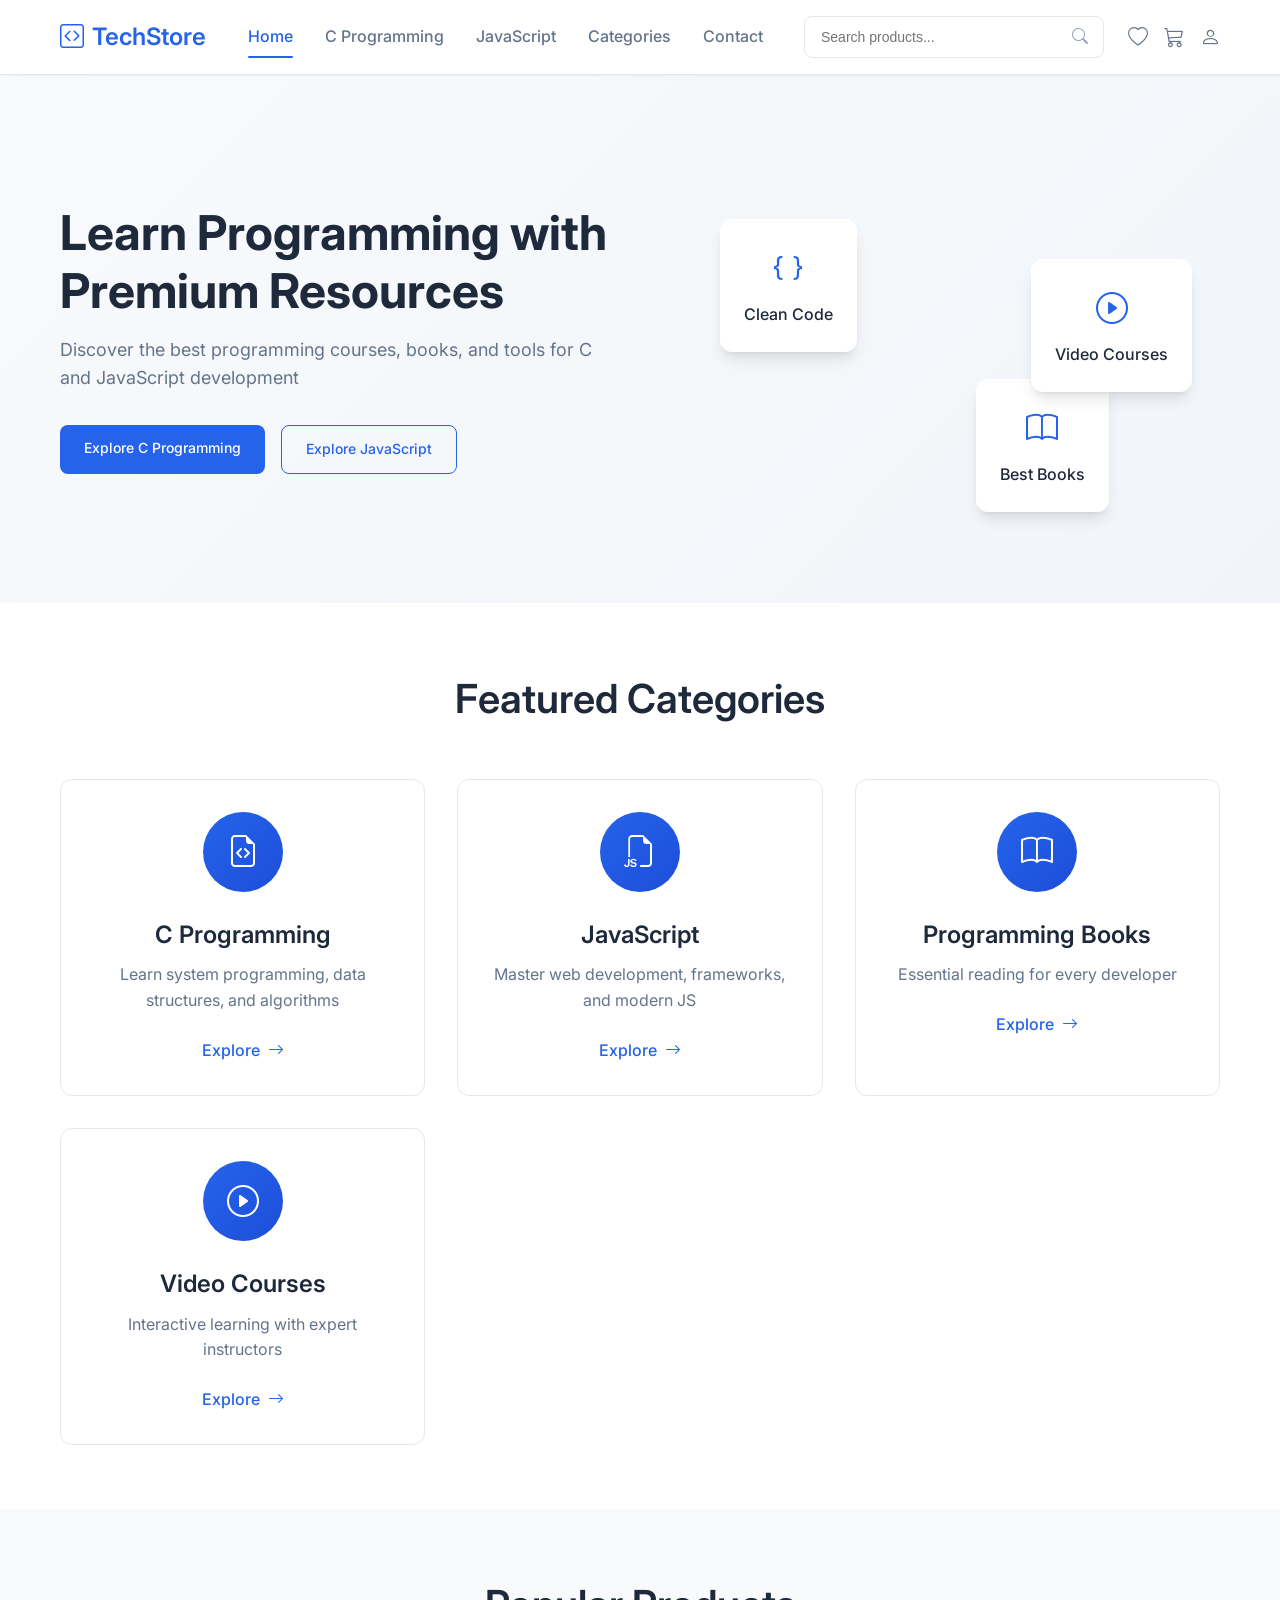
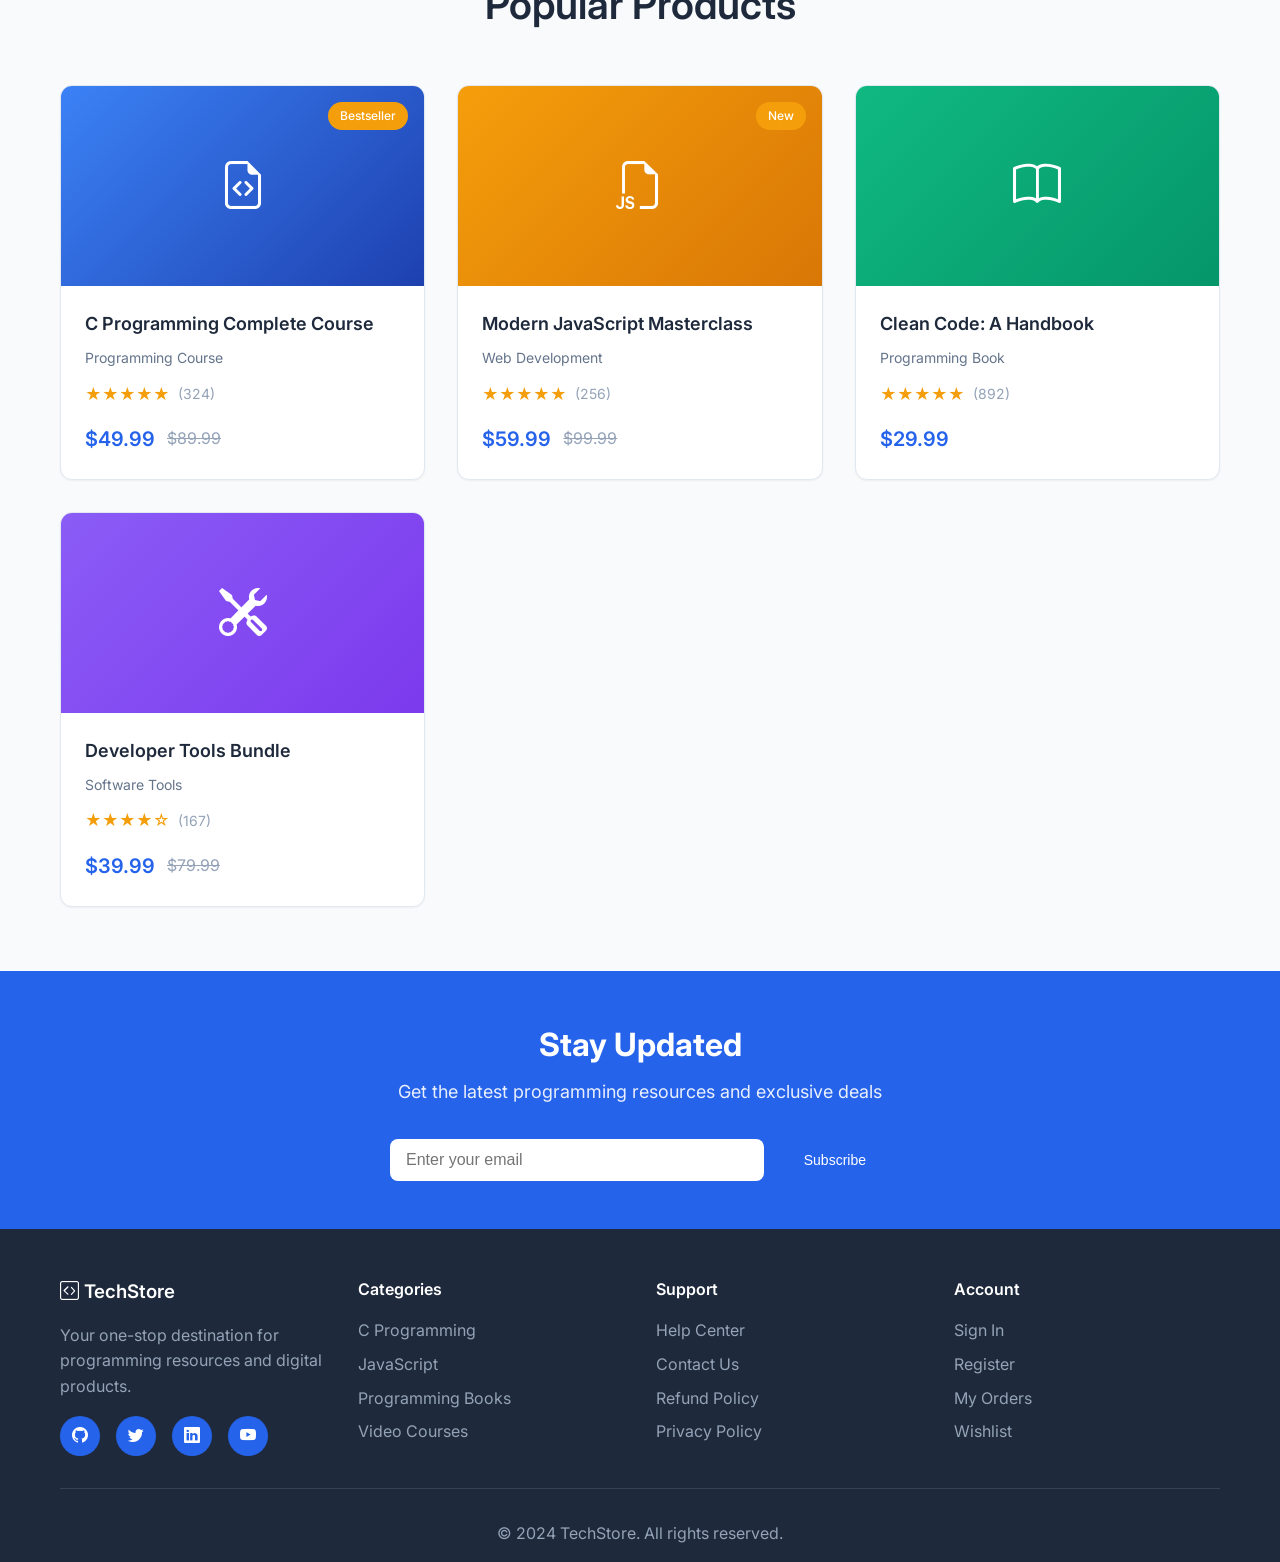
<file: index.html>
<!DOCTYPE html>
<html lang="en">
<head>
    <meta charset="UTF-8">
    <meta name="viewport" content="width=device-width, initial-scale=1.0">
    <title>TechStore - Programming Resources & Digital Products</title>
    <link rel="stylesheet" href="style.css">
    <link rel="stylesheet" href="https://cdn.jsdelivr.net/npm/bootstrap-icons@1.11.3/font/bootstrap-icons.min.css">
    <link href="https://fonts.googleapis.com/css2?family=Inter:wght@300;400;500;600;700&display=swap" rel="stylesheet">
</head>
<body>
    <!-- Header -->
    <header class="header">
        <div class="container">
            <div class="navbar">
                <div class="logo">
                    <h2><i class="bi bi-code-square"></i> TechStore</h2>
                </div>
                <nav class="nav-menu">
                    <a href="index.html" class="nav-link active">Home</a>
                    <a href="c-programming.html" class="nav-link">C Programming</a>
                    <a href="javascript.html" class="nav-link">JavaScript</a>
                    <a href="#categories" class="nav-link">Categories</a>
                    <a href="#contact" class="nav-link">Contact</a>
                </nav>
                <div class="header-actions">
                    <div class="search-box">
                        <input type="text" placeholder="Search products...">
                        <i class="bi bi-search"></i>
                    </div>
                    <div class="user-actions">
                        <i class="bi bi-heart"></i>
                        <i class="bi bi-cart3"></i>
                        <i class="bi bi-person"></i>
                    </div>
                </div>
            </div>
        </div>
    </header>

    <!-- Hero Section -->
    <section class="hero">
        <div class="container">
            <div class="hero-content">
                <h1>Learn Programming with Premium Resources</h1>
                <p>Discover the best programming courses, books, and tools for C and JavaScript development</p>
                <div class="hero-buttons">
                    <a href="c-programming.html" class="btn btn-primary">Explore C Programming</a>
                    <a href="javascript.html" class="btn btn-secondary">Explore JavaScript</a>
                </div>
            </div>
            <div class="hero-image">
                <div class="floating-cards">
                    <div class="card code-card">
                        <i class="bi bi-braces"></i>
                        <span>Clean Code</span>
                    </div>
                    <div class="card book-card">
                        <i class="bi bi-book"></i>
                        <span>Best Books</span>
                    </div>
                    <div class="card course-card">
                        <i class="bi bi-play-circle"></i>
                        <span>Video Courses</span>
                    </div>
                </div>
            </div>
        </div>
    </section>

    <!-- Featured Categories -->
    <section class="featured-categories" id="categories">
        <div class="container">
            <h2 class="section-title">Featured Categories</h2>
            <div class="categories-grid">
                <div class="category-card">
                    <div class="category-icon">
                        <i class="bi bi-file-earmark-code"></i>
                    </div>
                    <h3>C Programming</h3>
                    <p>Learn system programming, data structures, and algorithms</p>
                    <a href="c-programming.html" class="category-link">Explore <i class="bi bi-arrow-right"></i></a>
                </div>
                <div class="category-card">
                    <div class="category-icon">
                        <i class="bi bi-filetype-js"></i>
                    </div>
                    <h3>JavaScript</h3>
                    <p>Master web development, frameworks, and modern JS</p>
                    <a href="javascript.html" class="category-link">Explore <i class="bi bi-arrow-right"></i></a>
                </div>
                <div class="category-card">
                    <div class="category-icon">
                        <i class="bi bi-book"></i>
                    </div>
                    <h3>Programming Books</h3>
                    <p>Essential reading for every developer</p>
                    <a href="#" class="category-link">Explore <i class="bi bi-arrow-right"></i></a>
                </div>
                <div class="category-card">
                    <div class="category-icon">
                        <i class="bi bi-play-circle"></i>
                    </div>
                    <h3>Video Courses</h3>
                    <p>Interactive learning with expert instructors</p>
                    <a href="#" class="category-link">Explore <i class="bi bi-arrow-right"></i></a>
                </div>
            </div>
        </div>
    </section>

    <!-- Popular Products -->
    <section class="popular-products">
        <div class="container">
            <h2 class="section-title">Popular Products</h2>
            <div class="products-grid">
                <div class="product-card">
                    <div class="product-image">
                        <div class="placeholder-img c-bg">
                            <i class="bi bi-file-earmark-code"></i>
                        </div>
                        <div class="product-badge">Bestseller</div>
                    </div>
                    <div class="product-info">
                        <h3>C Programming Complete Course</h3>
                        <p class="product-category">Programming Course</p>
                        <div class="product-rating">
                            <span class="stars">★★★★★</span>
                            <span class="rating-count">(324)</span>
                        </div>
                        <div class="product-price">
                            <span class="current-price">$49.99</span>
                            <span class="original-price">$89.99</span>
                        </div>
                    </div>
                </div>
                <div class="product-card">
                    <div class="product-image">
                        <div class="placeholder-img js-bg">
                            <i class="bi bi-filetype-js"></i>
                        </div>
                        <div class="product-badge">New</div>
                    </div>
                    <div class="product-info">
                        <h3>Modern JavaScript Masterclass</h3>
                        <p class="product-category">Web Development</p>
                        <div class="product-rating">
                            <span class="stars">★★★★★</span>
                            <span class="rating-count">(256)</span>
                        </div>
                        <div class="product-price">
                            <span class="current-price">$59.99</span>
                            <span class="original-price">$99.99</span>
                        </div>
                    </div>
                </div>
                <div class="product-card">
                    <div class="product-image">
                        <div class="placeholder-img book-bg">
                            <i class="bi bi-book"></i>
                        </div>
                    </div>
                    <div class="product-info">
                        <h3>Clean Code: A Handbook</h3>
                        <p class="product-category">Programming Book</p>
                        <div class="product-rating">
                            <span class="stars">★★★★★</span>
                            <span class="rating-count">(892)</span>
                        </div>
                        <div class="product-price">
                            <span class="current-price">$29.99</span>
                        </div>
                    </div>
                </div>
                <div class="product-card">
                    <div class="product-image">
                        <div class="placeholder-img tools-bg">
                            <i class="bi bi-tools"></i>
                        </div>
                    </div>
                    <div class="product-info">
                        <h3>Developer Tools Bundle</h3>
                        <p class="product-category">Software Tools</p>
                        <div class="product-rating">
                            <span class="stars">★★★★☆</span>
                            <span class="rating-count">(167)</span>
                        </div>
                        <div class="product-price">
                            <span class="current-price">$39.99</span>
                            <span class="original-price">$79.99</span>
                        </div>
                    </div>
                </div>
            </div>
        </div>
    </section>

    <!-- Newsletter -->
    <section class="newsletter">
        <div class="container">
            <div class="newsletter-content">
                <h2>Stay Updated</h2>
                <p>Get the latest programming resources and exclusive deals</p>
                <div class="newsletter-form">
                    <input type="email" placeholder="Enter your email">
                    <button class="btn btn-primary">Subscribe</button>
                </div>
            </div>
        </div>
    </section>

    <!-- Footer -->
    <footer class="footer" id="contact">
        <div class="container">
            <div class="footer-content">
                <div class="footer-section">
                    <h3><i class="bi bi-code-square"></i> TechStore</h3>
                    <p>Your one-stop destination for programming resources and digital products.</p>
                    <div class="social-links">
                        <a href="#"><i class="bi bi-github"></i></a>
                        <a href="#"><i class="bi bi-twitter"></i></a>
                        <a href="#"><i class="bi bi-linkedin"></i></a>
                        <a href="#"><i class="bi bi-youtube"></i></a>
                    </div>
                </div>
                <div class="footer-section">
                    <h4>Categories</h4>
                    <ul>
                        <li><a href="c-programming.html">C Programming</a></li>
                        <li><a href="javascript.html">JavaScript</a></li>
                        <li><a href="#">Programming Books</a></li>
                        <li><a href="#">Video Courses</a></li>
                    </ul>
                </div>
                <div class="footer-section">
                    <h4>Support</h4>
                    <ul>
                        <li><a href="#">Help Center</a></li>
                        <li><a href="#">Contact Us</a></li>
                        <li><a href="#">Refund Policy</a></li>
                        <li><a href="#">Privacy Policy</a></li>
                    </ul>
                </div>
                <div class="footer-section">
                    <h4>Account</h4>
                    <ul>
                        <li><a href="#">Sign In</a></li>
                        <li><a href="#">Register</a></li>
                        <li><a href="#">My Orders</a></li>
                        <li><a href="#">Wishlist</a></li>
                    </ul>
                </div>
            </div>
            <div class="footer-bottom">
                <p>&copy; 2024 TechStore. All rights reserved.</p>
            </div>
        </div>
    </footer>

    <script src="script.js"></script>
</body>
</html>
</file>
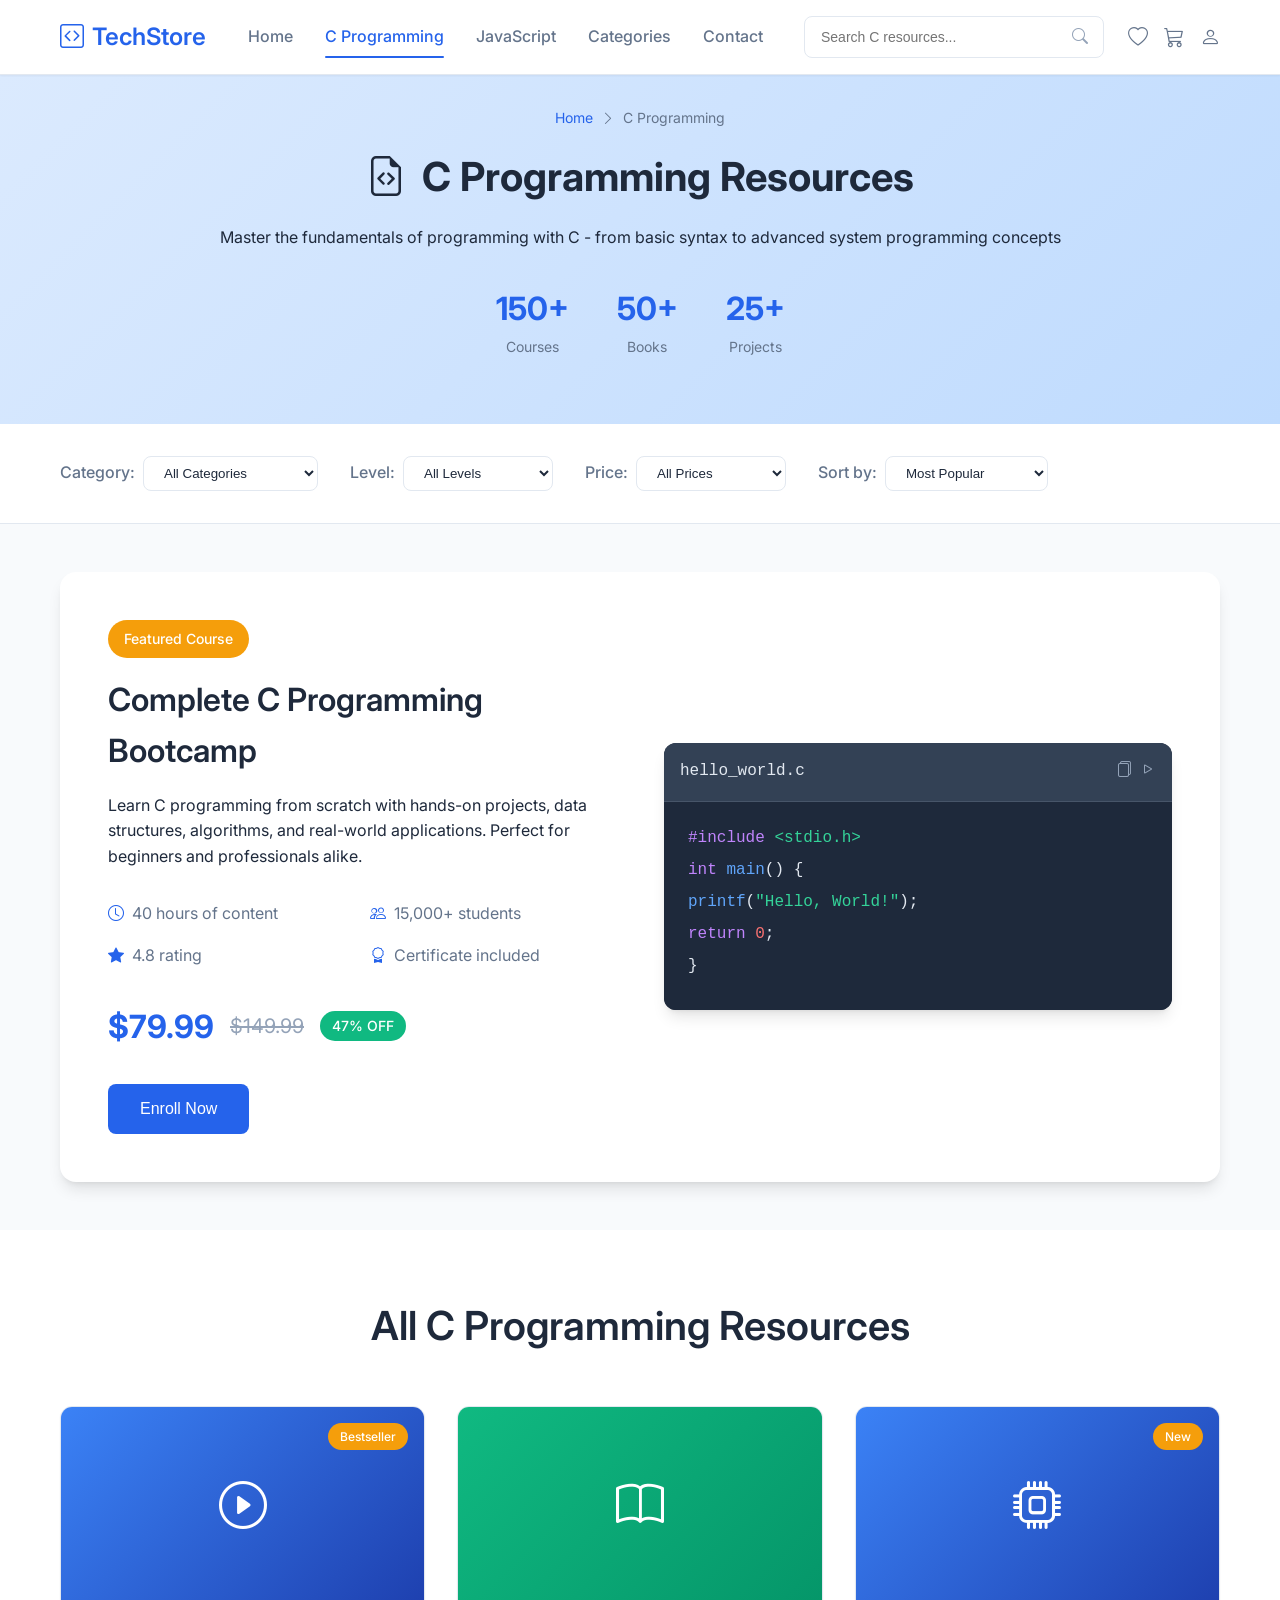
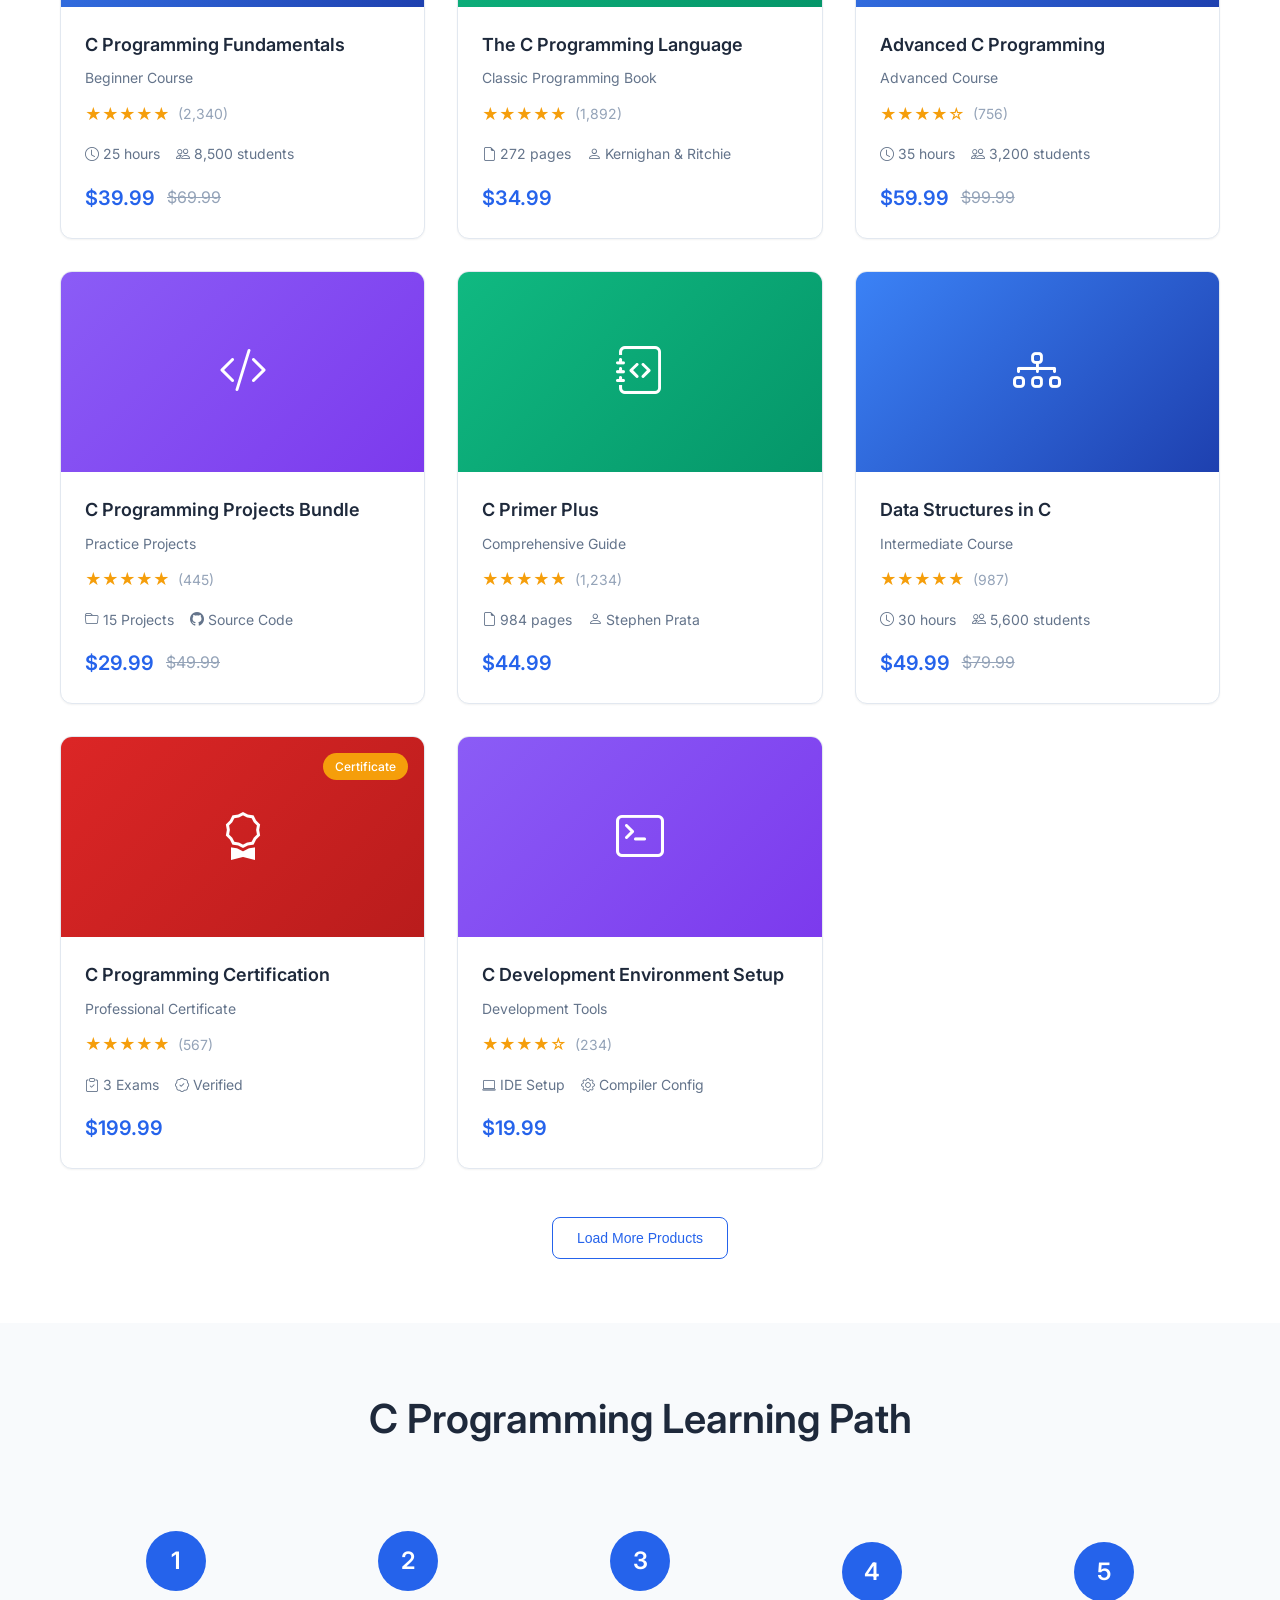
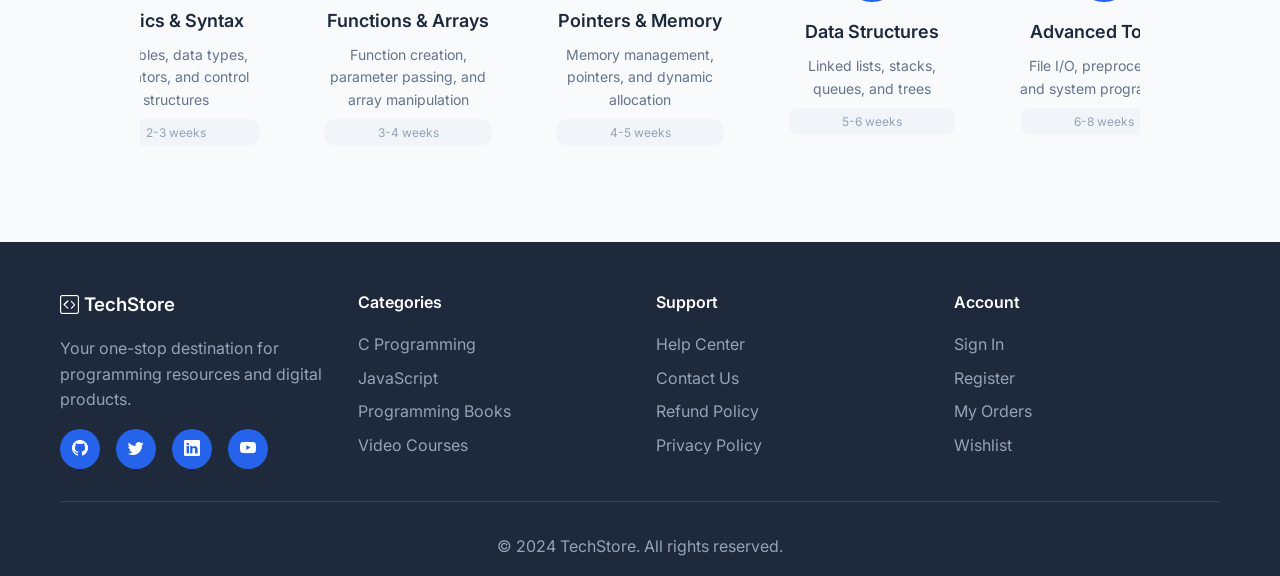
<file: c-programming.html>
<!DOCTYPE html>
<html lang="en">
<head>
    <meta charset="UTF-8">
    <meta name="viewport" content="width=device-width, initial-scale=1.0">
    <title>C Programming Resources - TechStore</title>
    <link rel="stylesheet" href="style.css">
    <link rel="stylesheet" href="https://cdn.jsdelivr.net/npm/bootstrap-icons@1.11.3/font/bootstrap-icons.min.css">
    <link href="https://fonts.googleapis.com/css2?family=Inter:wght@300;400;500;600;700&display=swap" rel="stylesheet">
</head>
<body>
    <!-- Header -->
    <header class="header">
        <div class="container">
            <div class="navbar">
                <div class="logo">
                    <h2><i class="bi bi-code-square"></i> TechStore</h2>
                </div>
                <nav class="nav-menu">
                    <a href="index.html" class="nav-link">Home</a>
                    <a href="c-programming.html" class="nav-link active">C Programming</a>
                    <a href="javascript.html" class="nav-link">JavaScript</a>
                    <a href="index.html#categories" class="nav-link">Categories</a>
                    <a href="index.html#contact" class="nav-link">Contact</a>
                </nav>
                <div class="header-actions">
                    <div class="search-box">
                        <input type="text" placeholder="Search C resources...">
                        <i class="bi bi-search"></i>
                    </div>
                    <div class="user-actions">
                        <i class="bi bi-heart"></i>
                        <i class="bi bi-cart3"></i>
                        <i class="bi bi-person"></i>
                    </div>
                </div>
            </div>
        </div>
    </header>

    <!-- Page Hero -->
    <section class="page-hero c-hero">
        <div class="container">
            <div class="page-hero-content">
                <div class="breadcrumb">
                    <a href="index.html">Home</a>
                    <i class="bi bi-chevron-right"></i>
                    <span>C Programming</span>
                </div>
                <h1><i class="bi bi-file-earmark-code"></i> C Programming Resources</h1>
                <p>Master the fundamentals of programming with C - from basic syntax to advanced system programming concepts</p>
                <div class="hero-stats">
                    <div class="stat">
                        <span class="stat-number">150+</span>
                        <span class="stat-label">Courses</span>
                    </div>
                    <div class="stat">
                        <span class="stat-number">50+</span>
                        <span class="stat-label">Books</span>
                    </div>
                    <div class="stat">
                        <span class="stat-number">25+</span>
                        <span class="stat-label">Projects</span>
                    </div>
                </div>
            </div>
        </div>
    </section>

    <!-- Filter Section -->
    <section class="filter-section">
        <div class="container">
            <div class="filter-container">
                <div class="filter-group">
                    <label>Category:</label>
                    <select class="filter-select">
                        <option>All Categories</option>
                        <option>Beginner Courses</option>
                        <option>Advanced Courses</option>
                        <option>Programming Books</option>
                        <option>Practice Projects</option>
                        <option>Certification</option>
                    </select>
                </div>
                <div class="filter-group">
                    <label>Level:</label>
                    <select class="filter-select">
                        <option>All Levels</option>
                        <option>Beginner</option>
                        <option>Intermediate</option>
                        <option>Advanced</option>
                        <option>Expert</option>
                    </select>
                </div>
                <div class="filter-group">
                    <label>Price:</label>
                    <select class="filter-select">
                        <option>All Prices</option>
                        <option>Free</option>
                        <option>Under $25</option>
                        <option>$25 - $50</option>
                        <option>$50 - $100</option>
                        <option>$100+</option>
                    </select>
                </div>
                <div class="filter-group">
                    <label>Sort by:</label>
                    <select class="filter-select">
                        <option>Most Popular</option>
                        <option>Newest</option>
                        <option>Price: Low to High</option>
                        <option>Price: High to Low</option>
                        <option>Rating</option>
                    </select>
                </div>
            </div>
        </div>
    </section>

    <!-- Featured Course -->
    <section class="featured-course">
        <div class="container">
            <div class="featured-card">
                <div class="featured-content">
                    <div class="featured-badge">Featured Course</div>
                    <h2>Complete C Programming Bootcamp</h2>
                    <p>Learn C programming from scratch with hands-on projects, data structures, algorithms, and real-world applications. Perfect for beginners and professionals alike.</p>
                    <div class="featured-details">
                        <div class="detail">
                            <i class="bi bi-clock"></i>
                            <span>40 hours of content</span>
                        </div>
                        <div class="detail">
                            <i class="bi bi-people"></i>
                            <span>15,000+ students</span>
                        </div>
                        <div class="detail">
                            <i class="bi bi-star-fill"></i>
                            <span>4.8 rating</span>
                        </div>
                        <div class="detail">
                            <i class="bi bi-award"></i>
                            <span>Certificate included</span>
                        </div>
                    </div>
                    <div class="featured-price">
                        <span class="current-price">$79.99</span>
                        <span class="original-price">$149.99</span>
                        <span class="discount">47% OFF</span>
                    </div>
                    <button class="btn btn-primary btn-large">Enroll Now</button>
                </div>
                <div class="featured-image">
                    <div class="course-preview">
                        <div class="code-snippet">
                            <div class="code-header">
                                <span class="filename">hello_world.c</span>
                                <div class="code-actions">
                                    <i class="bi bi-files"></i>
                                    <i class="bi bi-play"></i>
                                </div>
                            </div>
                            <div class="code-content">
                                <div class="line"><span class="keyword">#include</span> <span class="string">&lt;stdio.h&gt;</span></div>
                                <div class="line"></div>
                                <div class="line"><span class="keyword">int</span> <span class="function">main</span>() {</div>
                                <div class="line">    <span class="function">printf</span>(<span class="string">"Hello, World!"</span>);</div>
                                <div class="line">    <span class="keyword">return</span> <span class="number">0</span>;</div>
                                <div class="line">}</div>
                            </div>
                        </div>
                    </div>
                </div>
            </div>
        </div>
    </section>

    <!-- Products Grid -->
    <section class="products-section">
        <div class="container">
            <h2 class="section-title">All C Programming Resources</h2>
            <div class="products-grid">
                <!-- Course 1 -->
                <div class="product-card">
                    <div class="product-image">
                        <div class="placeholder-img c-bg">
                            <i class="bi bi-play-circle"></i>
                        </div>
                        <div class="product-badge">Bestseller</div>
                    </div>
                    <div class="product-info">
                        <h3>C Programming Fundamentals</h3>
                        <p class="product-category">Beginner Course</p>
                        <div class="product-rating">
                            <span class="stars">★★★★★</span>
                            <span class="rating-count">(2,340)</span>
                        </div>
                        <div class="course-details">
                            <span><i class="bi bi-clock"></i> 25 hours</span>
                            <span><i class="bi bi-people"></i> 8,500 students</span>
                        </div>
                        <div class="product-price">
                            <span class="current-price">$39.99</span>
                            <span class="original-price">$69.99</span>
                        </div>
                    </div>
                </div>

                <!-- Book 1 -->
                <div class="product-card">
                    <div class="product-image">
                        <div class="placeholder-img book-bg">
                            <i class="bi bi-book"></i>
                        </div>
                    </div>
                    <div class="product-info">
                        <h3>The C Programming Language</h3>
                        <p class="product-category">Classic Programming Book</p>
                        <div class="product-rating">
                            <span class="stars">★★★★★</span>
                            <span class="rating-count">(1,892)</span>
                        </div>
                        <div class="book-details">
                            <span><i class="bi bi-file-earmark"></i> 272 pages</span>
                            <span><i class="bi bi-person"></i> Kernighan & Ritchie</span>
                        </div>
                        <div class="product-price">
                            <span class="current-price">$34.99</span>
                        </div>
                    </div>
                </div>

                <!-- Course 2 -->
                <div class="product-card">
                    <div class="product-image">
                        <div class="placeholder-img c-bg">
                            <i class="bi bi-cpu"></i>
                        </div>
                        <div class="product-badge">New</div>
                    </div>
                    <div class="product-info">
                        <h3>Advanced C Programming</h3>
                        <p class="product-category">Advanced Course</p>
                        <div class="product-rating">
                            <span class="stars">★★★★☆</span>
                            <span class="rating-count">(756)</span>
                        </div>
                        <div class="course-details">
                            <span><i class="bi bi-clock"></i> 35 hours</span>
                            <span><i class="bi bi-people"></i> 3,200 students</span>
                        </div>
                        <div class="product-price">
                            <span class="current-price">$59.99</span>
                            <span class="original-price">$99.99</span>
                        </div>
                    </div>
                </div>

                <!-- Project -->
                <div class="product-card">
                    <div class="product-image">
                        <div class="placeholder-img tools-bg">
                            <i class="bi bi-code-slash"></i>
                        </div>
                    </div>
                    <div class="product-info">
                        <h3>C Programming Projects Bundle</h3>
                        <p class="product-category">Practice Projects</p>
                        <div class="product-rating">
                            <span class="stars">★★★★★</span>
                            <span class="rating-count">(445)</span>
                        </div>
                        <div class="project-details">
                            <span><i class="bi bi-folder"></i> 15 Projects</span>
                            <span><i class="bi bi-github"></i> Source Code</span>
                        </div>
                        <div class="product-price">
                            <span class="current-price">$29.99</span>
                            <span class="original-price">$49.99</span>
                        </div>
                    </div>
                </div>

                <!-- Book 2 -->
                <div class="product-card">
                    <div class="product-image">
                        <div class="placeholder-img book-bg">
                            <i class="bi bi-journal-code"></i>
                        </div>
                    </div>
                    <div class="product-info">
                        <h3>C Primer Plus</h3>
                        <p class="product-category">Comprehensive Guide</p>
                        <div class="product-rating">
                            <span class="stars">★★★★★</span>
                            <span class="rating-count">(1,234)</span>
                        </div>
                        <div class="book-details">
                            <span><i class="bi bi-file-earmark"></i> 984 pages</span>
                            <span><i class="bi bi-person"></i> Stephen Prata</span>
                        </div>
                        <div class="product-price">
                            <span class="current-price">$44.99</span>
                        </div>
                    </div>
                </div>

                <!-- Course 3 -->
                <div class="product-card">
                    <div class="product-image">
                        <div class="placeholder-img c-bg">
                            <i class="bi bi-diagram-3"></i>
                        </div>
                    </div>
                    <div class="product-info">
                        <h3>Data Structures in C</h3>
                        <p class="product-category">Intermediate Course</p>
                        <div class="product-rating">
                            <span class="stars">★★★★★</span>
                            <span class="rating-count">(987)</span>
                        </div>
                        <div class="course-details">
                            <span><i class="bi bi-clock"></i> 30 hours</span>
                            <span><i class="bi bi-people"></i> 5,600 students</span>
                        </div>
                        <div class="product-price">
                            <span class="current-price">$49.99</span>
                            <span class="original-price">$79.99</span>
                        </div>
                    </div>
                </div>

                <!-- Certification -->
                <div class="product-card">
                    <div class="product-image">
                        <div class="placeholder-img" style="background: linear-gradient(135deg, #dc2626, #b91c1c);">
                            <i class="bi bi-award"></i>
                        </div>
                        <div class="product-badge">Certificate</div>
                    </div>
                    <div class="product-info">
                        <h3>C Programming Certification</h3>
                        <p class="product-category">Professional Certificate</p>
                        <div class="product-rating">
                            <span class="stars">★★★★★</span>
                            <span class="rating-count">(567)</span>
                        </div>
                        <div class="cert-details">
                            <span><i class="bi bi-clipboard-check"></i> 3 Exams</span>
                            <span><i class="bi bi-patch-check"></i> Verified</span>
                        </div>
                        <div class="product-price">
                            <span class="current-price">$199.99</span>
                        </div>
                    </div>
                </div>

                <!-- Tool -->
                <div class="product-card">
                    <div class="product-image">
                        <div class="placeholder-img tools-bg">
                            <i class="bi bi-terminal"></i>
                        </div>
                    </div>
                    <div class="product-info">
                        <h3>C Development Environment Setup</h3>
                        <p class="product-category">Development Tools</p>
                        <div class="product-rating">
                            <span class="stars">★★★★☆</span>
                            <span class="rating-count">(234)</span>
                        </div>
                        <div class="tool-details">
                            <span><i class="bi bi-laptop"></i> IDE Setup</span>
                            <span><i class="bi bi-gear"></i> Compiler Config</span>
                        </div>
                        <div class="product-price">
                            <span class="current-price">$19.99</span>
                        </div>
                    </div>
                </div>
            </div>

            <!-- Load More Button -->
            <div class="load-more-section">
                <button class="btn btn-secondary">Load More Products</button>
            </div>
        </div>
    </section>

    <!-- Learning Path -->
    <section class="learning-path">
        <div class="container">
            <h2 class="section-title">C Programming Learning Path</h2>
            <div class="path-container">
                <div class="path-step">
                    <div class="step-number">1</div>
                    <div class="step-content">
                        <h3>Basics & Syntax</h3>
                        <p>Variables, data types, operators, and control structures</p>
                        <div class="step-duration">2-3 weeks</div>
                    </div>
                </div>
                <div class="path-connector"></div>
                <div class="path-step">
                    <div class="step-number">2</div>
                    <div class="step-content">
                        <h3>Functions & Arrays</h3>
                        <p>Function creation, parameter passing, and array manipulation</p>
                        <div class="step-duration">3-4 weeks</div>
                    </div>
                </div>
                <div class="path-connector"></div>
                <div class="path-step">
                    <div class="step-number">3</div>
                    <div class="step-content">
                        <h3>Pointers & Memory</h3>
                        <p>Memory management, pointers, and dynamic allocation</p>
                        <div class="step-duration">4-5 weeks</div>
                    </div>
                </div>
                <div class="path-connector"></div>
                <div class="path-step">
                    <div class="step-number">4</div>
                    <div class="step-content">
                        <h3>Data Structures</h3>
                        <p>Linked lists, stacks, queues, and trees</p>
                        <div class="step-duration">5-6 weeks</div>
                    </div>
                </div>
                <div class="path-connector"></div>
                <div class="path-step">
                    <div class="step-number">5</div>
                    <div class="step-content">
                        <h3>Advanced Topics</h3>
                        <p>File I/O, preprocessors, and system programming</p>
                        <div class="step-duration">6-8 weeks</div>
                    </div>
                </div>
            </div>
        </div>
    </section>

    <!-- Footer -->
    <footer class="footer">
        <div class="container">
            <div class="footer-content">
                <div class="footer-section">
                    <h3><i class="bi bi-code-square"></i> TechStore</h3>
                    <p>Your one-stop destination for programming resources and digital products.</p>
                    <div class="social-links">
                        <a href="#"><i class="bi bi-github"></i></a>
                        <a href="#"><i class="bi bi-twitter"></i></a>
                        <a href="#"><i class="bi bi-linkedin"></i></a>
                        <a href="#"><i class="bi bi-youtube"></i></a>
                    </div>
                </div>
                <div class="footer-section">
                    <h4>Categories</h4>
                    <ul>
                        <li><a href="c-programming.html">C Programming</a></li>
                        <li><a href="javascript.html">JavaScript</a></li>
                        <li><a href="#">Programming Books</a></li>
                        <li><a href="#">Video Courses</a></li>
                    </ul>
                </div>
                <div class="footer-section">
                    <h4>Support</h4>
                    <ul>
                        <li><a href="#">Help Center</a></li>
                        <li><a href="#">Contact Us</a></li>
                        <li><a href="#">Refund Policy</a></li>
                        <li><a href="#">Privacy Policy</a></li>
                    </ul>
                </div>
                <div class="footer-section">
                    <h4>Account</h4>
                    <ul>
                        <li><a href="#">Sign In</a></li>
                        <li><a href="#">Register</a></li>
                        <li><a href="#">My Orders</a></li>
                        <li><a href="#">Wishlist</a></li>
                    </ul>
                </div>
            </div>
            <div class="footer-bottom">
                <p>&copy; 2024 TechStore. All rights reserved.</p>
            </div>
        </div>
    </footer>

    <script src="script.js"></script>
</body>
</html>
</file>
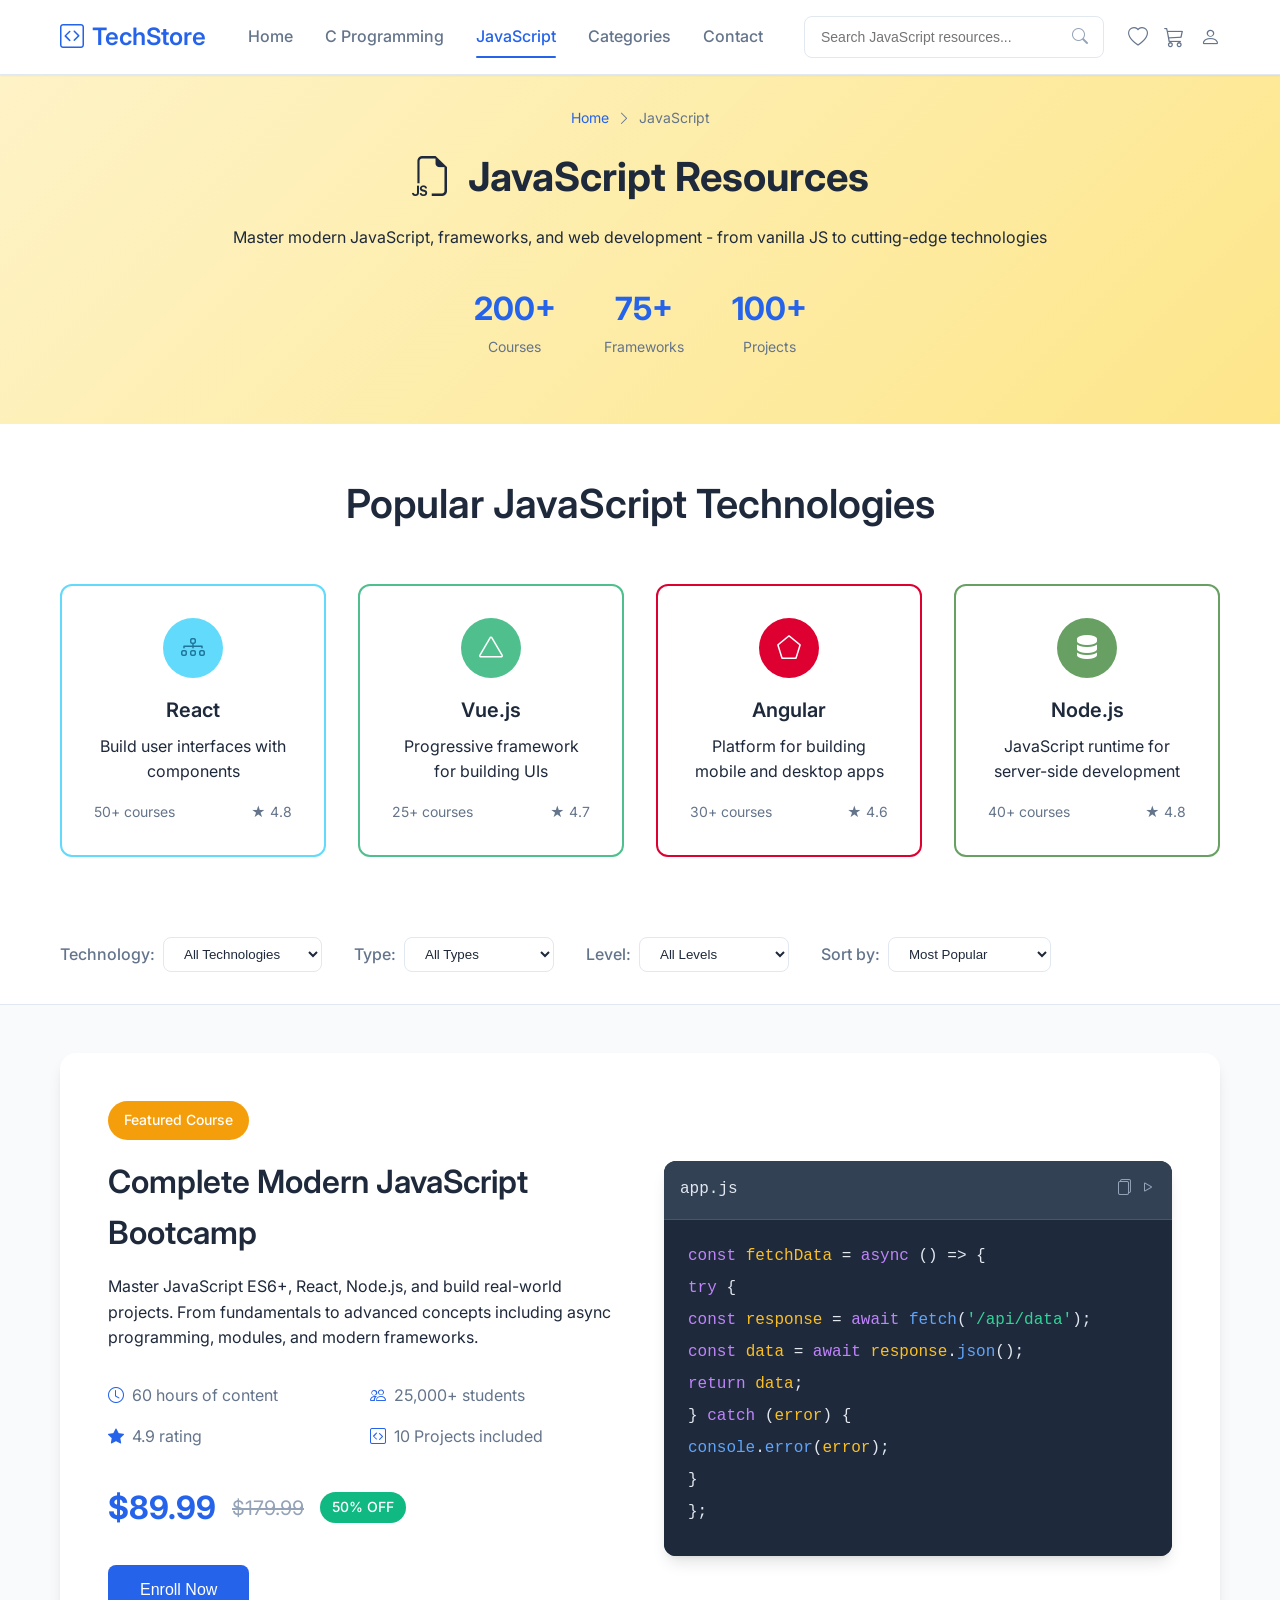
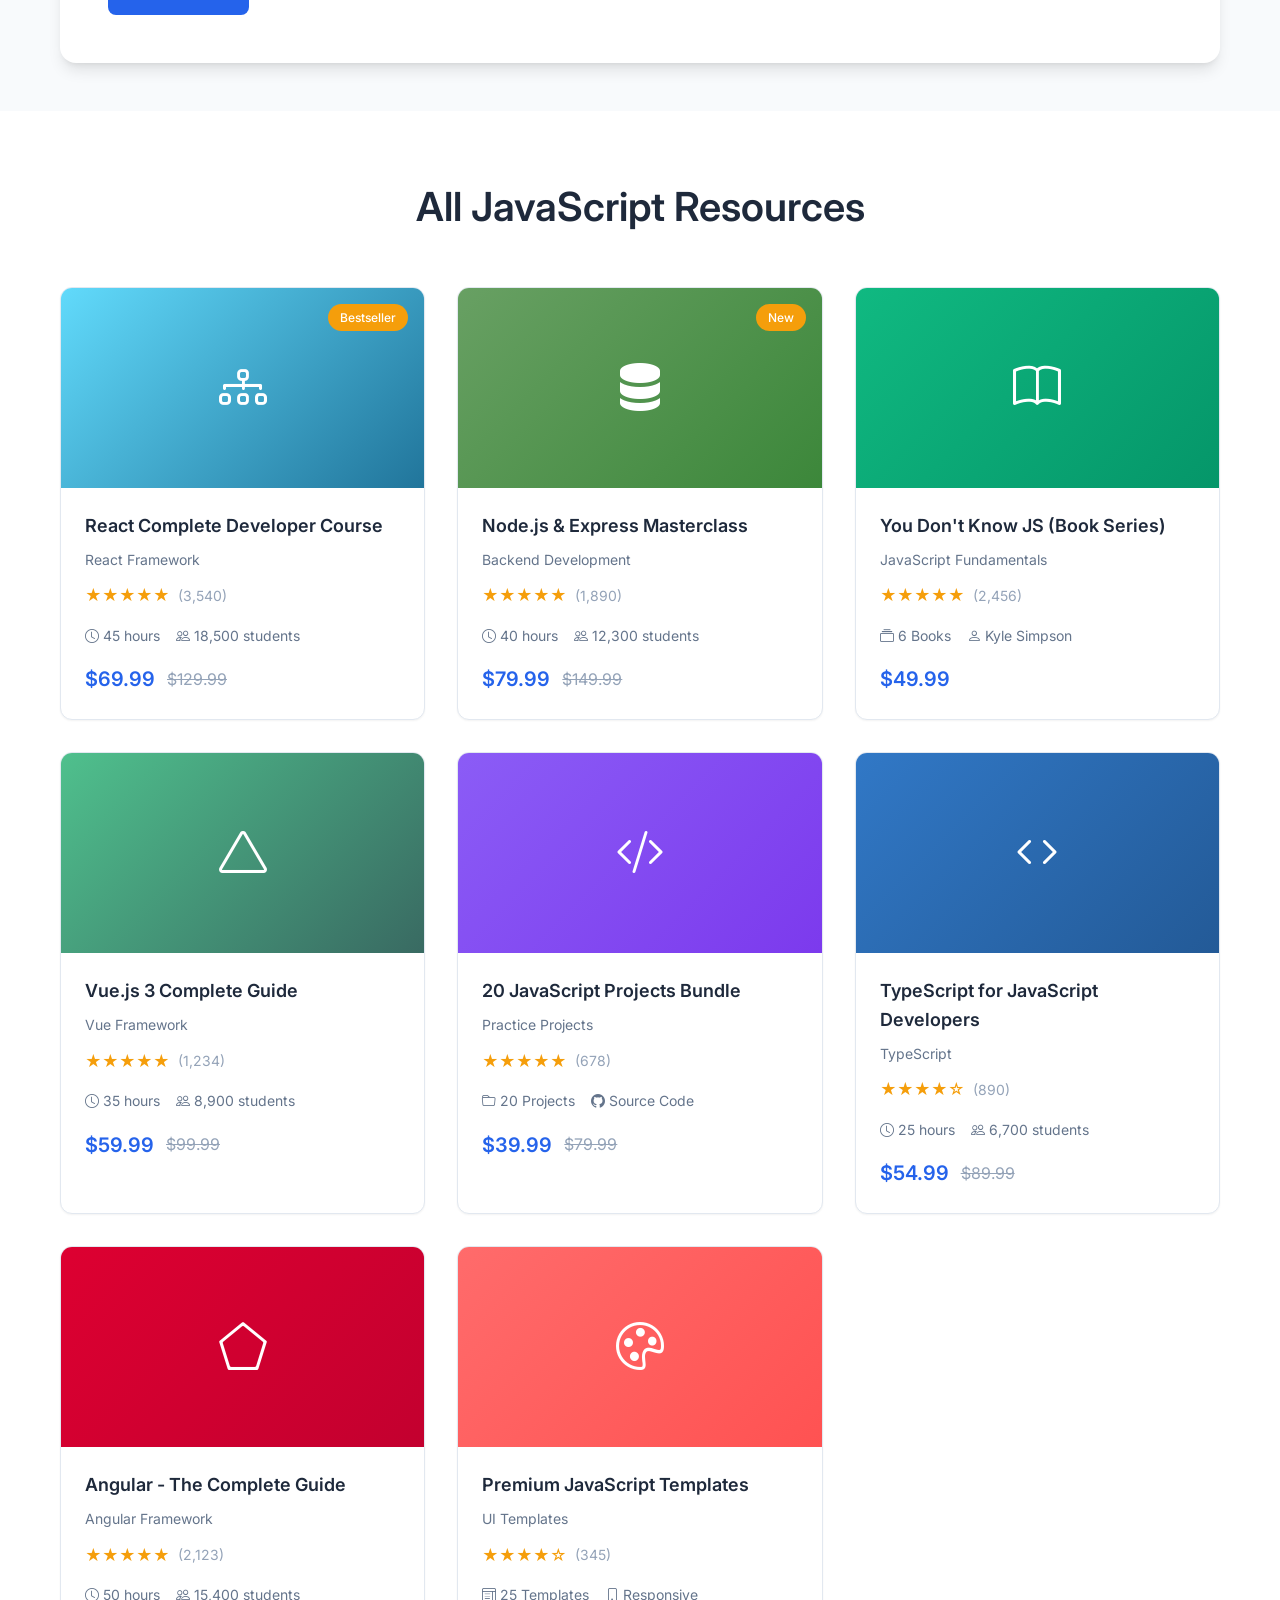
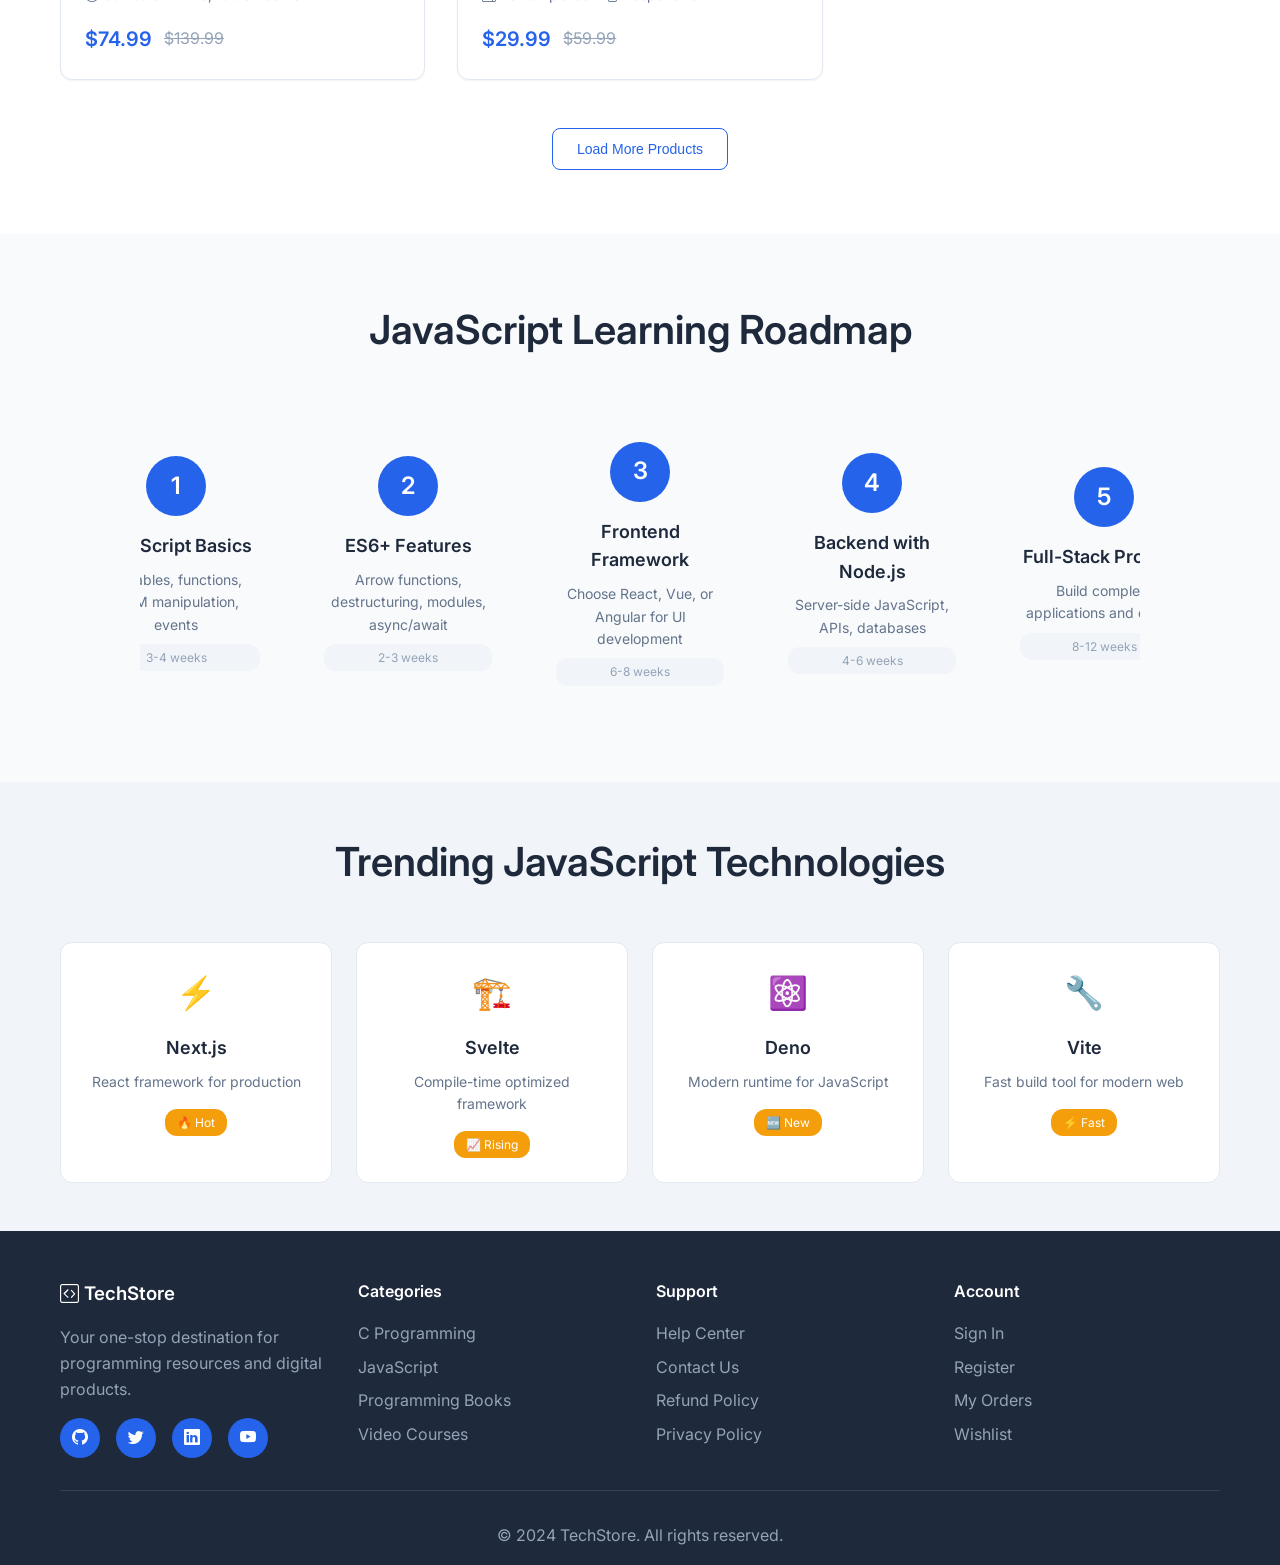
<file: javascript.html>
<!DOCTYPE html>
<html lang="en">
<head>
    <meta charset="UTF-8">
    <meta name="viewport" content="width=device-width, initial-scale=1.0">
    <title>JavaScript Resources - TechStore</title>
    <link rel="stylesheet" href="style.css">
    <link rel="stylesheet" href="https://cdn.jsdelivr.net/npm/bootstrap-icons@1.11.3/font/bootstrap-icons.min.css">
    <link href="https://fonts.googleapis.com/css2?family=Inter:wght@300;400;500;600;700&display=swap" rel="stylesheet">
</head>
<body>
    <!-- Header -->
    <header class="header">
        <div class="container">
            <div class="navbar">
                <div class="logo">
                    <h2><i class="bi bi-code-square"></i> TechStore</h2>
                </div>
                <nav class="nav-menu">
                    <a href="index.html" class="nav-link">Home</a>
                    <a href="c-programming.html" class="nav-link">C Programming</a>
                    <a href="javascript.html" class="nav-link active">JavaScript</a>
                    <a href="index.html#categories" class="nav-link">Categories</a>
                    <a href="index.html#contact" class="nav-link">Contact</a>
                </nav>
                <div class="header-actions">
                    <div class="search-box">
                        <input type="text" placeholder="Search JavaScript resources...">
                        <i class="bi bi-search"></i>
                    </div>
                    <div class="user-actions">
                        <i class="bi bi-heart"></i>
                        <i class="bi bi-cart3"></i>
                        <i class="bi bi-person"></i>
                    </div>
                </div>
            </div>
        </div>
    </header>

    <!-- Page Hero -->
    <section class="page-hero js-hero">
        <div class="container">
            <div class="page-hero-content">
                <div class="breadcrumb">
                    <a href="index.html">Home</a>
                    <i class="bi bi-chevron-right"></i>
                    <span>JavaScript</span>
                </div>
                <h1><i class="bi bi-filetype-js"></i> JavaScript Resources</h1>
                <p>Master modern JavaScript, frameworks, and web development - from vanilla JS to cutting-edge technologies</p>
                <div class="hero-stats">
                    <div class="stat">
                        <span class="stat-number">200+</span>
                        <span class="stat-label">Courses</span>
                    </div>
                    <div class="stat">
                        <span class="stat-number">75+</span>
                        <span class="stat-label">Frameworks</span>
                    </div>
                    <div class="stat">
                        <span class="stat-number">100+</span>
                        <span class="stat-label">Projects</span>
                    </div>
                </div>
            </div>
        </div>
    </section>

    <!-- Framework Categories -->
    <section class="framework-categories">
        <div class="container">
            <h2 class="section-title">Popular JavaScript Technologies</h2>
            <div class="frameworks-grid">
                <div class="framework-card react">
                    <div class="framework-icon">
                        <i class="bi bi-diagram-3"></i>
                    </div>
                    <h3>React</h3>
                    <p>Build user interfaces with components</p>
                    <div class="framework-stats">
                        <span>50+ courses</span>
                        <span>★ 4.8</span>
                    </div>
                </div>
                <div class="framework-card vue">
                    <div class="framework-icon">
                        <i class="bi bi-triangle"></i>
                    </div>
                    <h3>Vue.js</h3>
                    <p>Progressive framework for building UIs</p>
                    <div class="framework-stats">
                        <span>25+ courses</span>
                        <span>★ 4.7</span>
                    </div>
                </div>
                <div class="framework-card angular">
                    <div class="framework-icon">
                        <i class="bi bi-pentagon"></i>
                    </div>
                    <h3>Angular</h3>
                    <p>Platform for building mobile and desktop apps</p>
                    <div class="framework-stats">
                        <span>30+ courses</span>
                        <span>★ 4.6</span>
                    </div>
                </div>
                <div class="framework-card node">
                    <div class="framework-icon">
                        <i class="bi bi-server"></i>
                    </div>
                    <h3>Node.js</h3>
                    <p>JavaScript runtime for server-side development</p>
                    <div class="framework-stats">
                        <span>40+ courses</span>
                        <span>★ 4.8</span>
                    </div>
                </div>
            </div>
        </div>
    </section>

    <!-- Filter Section -->
    <section class="filter-section">
        <div class="container">
            <div class="filter-container">
                <div class="filter-group">
                    <label>Technology:</label>
                    <select class="filter-select">
                        <option>All Technologies</option>
                        <option>Vanilla JavaScript</option>
                        <option>React</option>
                        <option>Vue.js</option>
                        <option>Angular</option>
                        <option>Node.js</option>
                        <option>TypeScript</option>
                    </select>
                </div>
                <div class="filter-group">
                    <label>Type:</label>
                    <select class="filter-select">
                        <option>All Types</option>
                        <option>Courses</option>
                        <option>Books</option>
                        <option>Projects</option>
                        <option>Templates</option>
                        <option>Tools</option>
                    </select>
                </div>
                <div class="filter-group">
                    <label>Level:</label>
                    <select class="filter-select">
                        <option>All Levels</option>
                        <option>Beginner</option>
                        <option>Intermediate</option>
                        <option>Advanced</option>
                        <option>Expert</option>
                    </select>
                </div>
                <div class="filter-group">
                    <label>Sort by:</label>
                    <select class="filter-select">
                        <option>Most Popular</option>
                        <option>Newest</option>
                        <option>Price: Low to High</option>
                        <option>Price: High to Low</option>
                        <option>Rating</option>
                    </select>
                </div>
            </div>
        </div>
    </section>

    <!-- Featured Course -->
    <section class="featured-course">
        <div class="container">
            <div class="featured-card">
                <div class="featured-content">
                    <div class="featured-badge">Featured Course</div>
                    <h2>Complete Modern JavaScript Bootcamp</h2>
                    <p>Master JavaScript ES6+, React, Node.js, and build real-world projects. From fundamentals to advanced concepts including async programming, modules, and modern frameworks.</p>
                    <div class="featured-details">
                        <div class="detail">
                            <i class="bi bi-clock"></i>
                            <span>60 hours of content</span>
                        </div>
                        <div class="detail">
                            <i class="bi bi-people"></i>
                            <span>25,000+ students</span>
                        </div>
                        <div class="detail">
                            <i class="bi bi-star-fill"></i>
                            <span>4.9 rating</span>
                        </div>
                        <div class="detail">
                            <i class="bi bi-code-square"></i>
                            <span>10 Projects included</span>
                        </div>
                    </div>
                    <div class="featured-price">
                        <span class="current-price">$89.99</span>
                        <span class="original-price">$179.99</span>
                        <span class="discount">50% OFF</span>
                    </div>
                    <button class="btn btn-primary btn-large">Enroll Now</button>
                </div>
                <div class="featured-image">
                    <div class="course-preview">
                        <div class="code-snippet">
                            <div class="code-header">
                                <span class="filename">app.js</span>
                                <div class="code-actions">
                                    <i class="bi bi-files"></i>
                                    <i class="bi bi-play"></i>
                                </div>
                            </div>
                            <div class="code-content">
                                <div class="line"><span class="keyword">const</span> <span class="variable">fetchData</span> = <span class="keyword">async</span> () => {</div>
                                <div class="line">  <span class="keyword">try</span> {</div>
                                <div class="line">    <span class="keyword">const</span> <span class="variable">response</span> = <span class="keyword">await</span> <span class="function">fetch</span>(<span class="string">'/api/data'</span>);</div>
                                <div class="line">    <span class="keyword">const</span> <span class="variable">data</span> = <span class="keyword">await</span> <span class="variable">response</span>.<span class="function">json</span>();</div>
                                <div class="line">    <span class="keyword">return</span> <span class="variable">data</span>;</div>
                                <div class="line">  } <span class="keyword">catch</span> (<span class="variable">error</span>) {</div>
                                <div class="line">    <span class="function">console</span>.<span class="function">error</span>(<span class="variable">error</span>);</div>
                                <div class="line">  }</div>
                                <div class="line">};</div>
                            </div>
                        </div>
                    </div>
                </div>
            </div>
        </div>
    </section>

    <!-- Products Grid -->
    <section class="products-section">
        <div class="container">
            <h2 class="section-title">All JavaScript Resources</h2>
            <div class="products-grid">
                <!-- React Course -->
                <div class="product-card">
                    <div class="product-image">
                        <div class="placeholder-img" style="background: linear-gradient(135deg, #61dafb, #21759b);">
                            <i class="bi bi-diagram-3"></i>
                        </div>
                        <div class="product-badge">Bestseller</div>
                    </div>
                    <div class="product-info">
                        <h3>React Complete Developer Course</h3>
                        <p class="product-category">React Framework</p>
                        <div class="product-rating">
                            <span class="stars">★★★★★</span>
                            <span class="rating-count">(3,540)</span>
                        </div>
                        <div class="course-details">
                            <span><i class="bi bi-clock"></i> 45 hours</span>
                            <span><i class="bi bi-people"></i> 18,500 students</span>
                        </div>
                        <div class="product-price">
                            <span class="current-price">$69.99</span>
                            <span class="original-price">$129.99</span>
                        </div>
                    </div>
                </div>

                <!-- Node.js Course -->
                <div class="product-card">
                    <div class="product-image">
                        <div class="placeholder-img" style="background: linear-gradient(135deg, #68A063, #3C873A);">
                            <i class="bi bi-server"></i>
                        </div>
                        <div class="product-badge">New</div>
                    </div>
                    <div class="product-info">
                        <h3>Node.js & Express Masterclass</h3>
                        <p class="product-category">Backend Development</p>
                        <div class="product-rating">
                            <span class="stars">★★★★★</span>
                            <span class="rating-count">(1,890)</span>
                        </div>
                        <div class="course-details">
                            <span><i class="bi bi-clock"></i> 40 hours</span>
                            <span><i class="bi bi-people"></i> 12,300 students</span>
                        </div>
                        <div class="product-price">
                            <span class="current-price">$79.99</span>
                            <span class="original-price">$149.99</span>
                        </div>
                    </div>
                </div>

                <!-- JavaScript Book -->
                <div class="product-card">
                    <div class="product-image">
                        <div class="placeholder-img book-bg">
                            <i class="bi bi-book"></i>
                        </div>
                    </div>
                    <div class="product-info">
                        <h3>You Don't Know JS (Book Series)</h3>
                        <p class="product-category">JavaScript Fundamentals</p>
                        <div class="product-rating">
                            <span class="stars">★★★★★</span>
                            <span class="rating-count">(2,456)</span>
                        </div>
                        <div class="book-details">
                            <span><i class="bi bi-collection"></i> 6 Books</span>
                            <span><i class="bi bi-person"></i> Kyle Simpson</span>
                        </div>
                        <div class="product-price">
                            <span class="current-price">$49.99</span>
                        </div>
                    </div>
                </div>

                <!-- Vue.js Course -->
                <div class="product-card">
                    <div class="product-image">
                        <div class="placeholder-img" style="background: linear-gradient(135deg, #4FC08D, #396A62);">
                            <i class="bi bi-triangle"></i>
                        </div>
                    </div>
                    <div class="product-info">
                        <h3>Vue.js 3 Complete Guide</h3>
                        <p class="product-category">Vue Framework</p>
                        <div class="product-rating">
                            <span class="stars">★★★★★</span>
                            <span class="rating-count">(1,234)</span>
                        </div>
                        <div class="course-details">
                            <span><i class="bi bi-clock"></i> 35 hours</span>
                            <span><i class="bi bi-people"></i> 8,900 students</span>
                        </div>
                        <div class="product-price">
                            <span class="current-price">$59.99</span>
                            <span class="original-price">$99.99</span>
                        </div>
                    </div>
                </div>

                <!-- JavaScript Projects -->
                <div class="product-card">
                    <div class="product-image">
                        <div class="placeholder-img tools-bg">
                            <i class="bi bi-code-slash"></i>
                        </div>
                    </div>
                    <div class="product-info">
                        <h3>20 JavaScript Projects Bundle</h3>
                        <p class="product-category">Practice Projects</p>
                        <div class="product-rating">
                            <span class="stars">★★★★★</span>
                            <span class="rating-count">(678)</span>
                        </div>
                        <div class="project-details">
                            <span><i class="bi bi-folder"></i> 20 Projects</span>
                            <span><i class="bi bi-github"></i> Source Code</span>
                        </div>
                        <div class="product-price">
                            <span class="current-price">$39.99</span>
                            <span class="original-price">$79.99</span>
                        </div>
                    </div>
                </div>

                <!-- TypeScript Course -->
                <div class="product-card">
                    <div class="product-image">
                        <div class="placeholder-img" style="background: linear-gradient(135deg, #3178C6, #235A97);">
                            <i class="bi bi-code"></i>
                        </div>
                    </div>
                    <div class="product-info">
                        <h3>TypeScript for JavaScript Developers</h3>
                        <p class="product-category">TypeScript</p>
                        <div class="product-rating">
                            <span class="stars">★★★★☆</span>
                            <span class="rating-count">(890)</span>
                        </div>
                        <div class="course-details">
                            <span><i class="bi bi-clock"></i> 25 hours</span>
                            <span><i class="bi bi-people"></i> 6,700 students</span>
                        </div>
                        <div class="product-price">
                            <span class="current-price">$54.99</span>
                            <span class="original-price">$89.99</span>
                        </div>
                    </div>
                </div>

                <!-- Angular Course -->
                <div class="product-card">
                    <div class="product-image">
                        <div class="placeholder-img" style="background: linear-gradient(135deg, #DD0031, #C3002F);">
                            <i class="bi bi-pentagon"></i>
                        </div>
                    </div>
                    <div class="product-info">
                        <h3>Angular - The Complete Guide</h3>
                        <p class="product-category">Angular Framework</p>
                        <div class="product-rating">
                            <span class="stars">★★★★★</span>
                            <span class="rating-count">(2,123)</span>
                        </div>
                        <div class="course-details">
                            <span><i class="bi bi-clock"></i> 50 hours</span>
                            <span><i class="bi bi-people"></i> 15,400 students</span>
                        </div>
                        <div class="product-price">
                            <span class="current-price">$74.99</span>
                            <span class="original-price">$139.99</span>
                        </div>
                    </div>
                </div>

                <!-- Templates Bundle -->
                <div class="product-card">
                    <div class="product-image">
                        <div class="placeholder-img" style="background: linear-gradient(135deg, #FF6B6B, #FF5252);">
                            <i class="bi bi-palette"></i>
                        </div>
                    </div>
                    <div class="product-info">
                        <h3>Premium JavaScript Templates</h3>
                        <p class="product-category">UI Templates</p>
                        <div class="product-rating">
                            <span class="stars">★★★★☆</span>
                            <span class="rating-count">(345)</span>
                        </div>
                        <div class="template-details">
                            <span><i class="bi bi-layout-text-window"></i> 25 Templates</span>
                            <span><i class="bi bi-phone"></i> Responsive</span>
                        </div>
                        <div class="product-price">
                            <span class="current-price">$29.99</span>
                            <span class="original-price">$59.99</span>
                        </div>
                    </div>
                </div>
            </div>

            <!-- Load More Button -->
            <div class="load-more-section">
                <button class="btn btn-secondary">Load More Products</button>
            </div>
        </div>
    </section>

    <!-- Learning Roadmap -->
    <section class="learning-path">
        <div class="container">
            <h2 class="section-title">JavaScript Learning Roadmap</h2>
            <div class="path-container">
                <div class="path-step">
                    <div class="step-number">1</div>
                    <div class="step-content">
                        <h3>JavaScript Basics</h3>
                        <p>Variables, functions, DOM manipulation, events</p>
                        <div class="step-duration">3-4 weeks</div>
                    </div>
                </div>
                <div class="path-connector"></div>
                <div class="path-step">
                    <div class="step-number">2</div>
                    <div class="step-content">
                        <h3>ES6+ Features</h3>
                        <p>Arrow functions, destructuring, modules, async/await</p>
                        <div class="step-duration">2-3 weeks</div>
                    </div>
                </div>
                <div class="path-connector"></div>
                <div class="path-step">
                    <div class="step-number">3</div>
                    <div class="step-content">
                        <h3>Frontend Framework</h3>
                        <p>Choose React, Vue, or Angular for UI development</p>
                        <div class="step-duration">6-8 weeks</div>
                    </div>
                </div>
                <div class="path-connector"></div>
                <div class="path-step">
                    <div class="step-number">4</div>
                    <div class="step-content">
                        <h3>Backend with Node.js</h3>
                        <p>Server-side JavaScript, APIs, databases</p>
                        <div class="step-duration">4-6 weeks</div>
                    </div>
                </div>
                <div class="path-connector"></div>
                <div class="path-step">
                    <div class="step-number">5</div>
                    <div class="step-content">
                        <h3>Full-Stack Projects</h3>
                        <p>Build complete applications and deploy</p>
                        <div class="step-duration">8-12 weeks</div>
                    </div>
                </div>
            </div>
        </div>
    </section>

    <!-- Trending Technologies -->
    <section class="trending-tech">
        <div class="container">
            <h2 class="section-title">Trending JavaScript Technologies</h2>
            <div class="tech-grid">
                <div class="tech-item">
                    <div class="tech-icon">⚡</div>
                    <h4>Next.js</h4>
                    <p>React framework for production</p>
                    <span class="trend-indicator">🔥 Hot</span>
                </div>
                <div class="tech-item">
                    <div class="tech-icon">🏗️</div>
                    <h4>Svelte</h4>
                    <p>Compile-time optimized framework</p>
                    <span class="trend-indicator">📈 Rising</span>
                </div>
                <div class="tech-item">
                    <div class="tech-icon">⚛️</div>
                    <h4>Deno</h4>
                    <p>Modern runtime for JavaScript</p>
                    <span class="trend-indicator">🆕 New</span>
                </div>
                <div class="tech-item">
                    <div class="tech-icon">🔧</div>
                    <h4>Vite</h4>
                    <p>Fast build tool for modern web</p>
                    <span class="trend-indicator">⚡ Fast</span>
                </div>
            </div>
        </div>
    </section>

    <!-- Footer -->
    <footer class="footer">
        <div class="container">
            <div class="footer-content">
                <div class="footer-section">
                    <h3><i class="bi bi-code-square"></i> TechStore</h3>
                    <p>Your one-stop destination for programming resources and digital products.</p>
                    <div class="social-links">
                        <a href="#"><i class="bi bi-github"></i></a>
                        <a href="#"><i class="bi bi-twitter"></i></a>
                        <a href="#"><i class="bi bi-linkedin"></i></a>
                        <a href="#"><i class="bi bi-youtube"></i></a>
                    </div>
                </div>
                <div class="footer-section">
                    <h4>Categories</h4>
                    <ul>
                        <li><a href="c-programming.html">C Programming</a></li>
                        <li><a href="javascript.html">JavaScript</a></li>
                        <li><a href="#">Programming Books</a></li>
                        <li><a href="#">Video Courses</a></li>
                    </ul>
                </div>
                <div class="footer-section">
                    <h4>Support</h4>
                    <ul>
                        <li><a href="#">Help Center</a></li>
                        <li><a href="#">Contact Us</a></li>
                        <li><a href="#">Refund Policy</a></li>
                        <li><a href="#">Privacy Policy</a></li>
                    </ul>
                </div>
                <div class="footer-section">
                    <h4>Account</h4>
                    <ul>
                        <li><a href="#">Sign In</a></li>
                        <li><a href="#">Register</a></li>
                        <li><a href="#">My Orders</a></li>
                        <li><a href="#">Wishlist</a></li>
                    </ul>
                </div>
            </div>
            <div class="footer-bottom">
                <p>&copy; 2024 TechStore. All rights reserved.</p>
            </div>
        </div>
    </footer>

    <script src="script.js"></script>
</body>
</html>
</file>
<file: style.css>
/* Modern TechStore CSS */
:root {
    --primary-color: #2563eb;
    --primary-dark: #1d4ed8;
    --secondary-color: #64748b;
    --accent-color: #f59e0b;
    --success-color: #10b981;
    --text-primary: #1e293b;
    --text-secondary: #64748b;
    --text-light: #94a3b8;
    --bg-primary: #ffffff;
    --bg-secondary: #f8fafc;
    --bg-tertiary: #f1f5f9;
    --border-color: #e2e8f0;
    --shadow-sm: 0 1px 2px 0 rgb(0 0 0 / 0.05);
    --shadow-md: 0 4px 6px -1px rgb(0 0 0 / 0.1), 0 2px 4px -2px rgb(0 0 0 / 0.1);
    --shadow-lg: 0 10px 15px -3px rgb(0 0 0 / 0.1), 0 4px 6px -4px rgb(0 0 0 / 0.1);
    --border-radius: 8px;
    --transition: all 0.3s ease;
}

* {
    margin: 0;
    padding: 0;
    box-sizing: border-box;
}

body {
    font-family: 'Inter', -apple-system, BlinkMacSystemFont, 'Segoe UI', Roboto, sans-serif;
    line-height: 1.6;
    color: var(--text-primary);
    background-color: var(--bg-primary);
}

.container {
    max-width: 1200px;
    margin: 0 auto;
    padding: 0 20px;
}

/* Header Styles */
.header {
    background: var(--bg-primary);
    box-shadow: var(--shadow-sm);
    position: sticky;
    top: 0;
    z-index: 1000;
    border-bottom: 1px solid var(--border-color);
}

.navbar {
    display: flex;
    align-items: center;
    justify-content: space-between;
    padding: 1rem 0;
    gap: 2rem;
}

.logo h2 {
    color: var(--primary-color);
    font-weight: 600;
    display: flex;
    align-items: center;
    gap: 0.5rem;
}

.nav-menu {
    display: flex;
    gap: 2rem;
}

.nav-link {
    text-decoration: none;
    color: var(--text-secondary);
    font-weight: 500;
    transition: var(--transition);
    position: relative;
}

.nav-link:hover,
.nav-link.active {
    color: var(--primary-color);
}

.nav-link.active::after {
    content: '';
    position: absolute;
    bottom: -8px;
    left: 0;
    right: 0;
    height: 2px;
    background: var(--primary-color);
    border-radius: 1px;
}

.header-actions {
    display: flex;
    align-items: center;
    gap: 1.5rem;
}

.search-box {
    position: relative;
    display: flex;
    align-items: center;
}

.search-box input {
    padding: 0.75rem 1rem;
    padding-right: 2.5rem;
    border: 1px solid var(--border-color);
    border-radius: var(--border-radius);
    font-size: 0.875rem;
    width: 300px;
    transition: var(--transition);
}

.search-box input:focus {
    outline: none;
    border-color: var(--primary-color);
    box-shadow: 0 0 0 3px rgb(37 99 235 / 0.1);
}

.search-box i {
    position: absolute;
    right: 1rem;
    color: var(--text-light);
}

.user-actions {
    display: flex;
    gap: 1rem;
}

.user-actions i {
    font-size: 1.25rem;
    color: var(--text-secondary);
    cursor: pointer;
    transition: var(--transition);
}

.user-actions i:hover {
    color: var(--primary-color);
}

/* Button Styles */
.btn {
    display: inline-block;
    padding: 0.75rem 1.5rem;
    border: none;
    border-radius: var(--border-radius);
    font-weight: 500;
    text-decoration: none;
    text-align: center;
    cursor: pointer;
    transition: var(--transition);
    font-size: 0.875rem;
}

.btn-primary {
    background: var(--primary-color);
    color: white;
}

.btn-primary:hover {
    background: var(--primary-dark);
    transform: translateY(-1px);
    box-shadow: var(--shadow-md);
}

.btn-secondary {
    background: transparent;
    color: var(--primary-color);
    border: 1px solid var(--primary-color);
}

.btn-secondary:hover {
    background: var(--primary-color);
    color: white;
}

/* Hero Section */
.hero {
    background: linear-gradient(135deg, var(--bg-secondary) 0%, var(--bg-tertiary) 100%);
    padding: 4rem 0;
    min-height: 500px;
    display: flex;
    align-items: center;
}

.hero .container {
    display: grid;
    grid-template-columns: 1fr 1fr;
    gap: 3rem;
    align-items: center;
}

.hero-content h1 {
    font-size: 3rem;
    font-weight: 700;
    color: var(--text-primary);
    margin-bottom: 1rem;
    line-height: 1.2;
}

.hero-content p {
    font-size: 1.125rem;
    color: var(--text-secondary);
    margin-bottom: 2rem;
}

.hero-buttons {
    display: flex;
    gap: 1rem;
}

.hero-image {
    position: relative;
    height: 400px;
}

.floating-cards {
    position: relative;
    height: 100%;
}

.card {
    position: absolute;
    background: var(--bg-primary);
    padding: 1.5rem;
    border-radius: 12px;
    box-shadow: var(--shadow-lg);
    display: flex;
    flex-direction: column;
    align-items: center;
    gap: 0.5rem;
    transition: var(--transition);
    animation: float 6s ease-in-out infinite;
}

.card:hover {
    transform: translateY(-5px);
    box-shadow: 0 20px 25px -5px rgb(0 0 0 / 0.1), 0 8px 10px -6px rgb(0 0 0 / 0.1);
}

.code-card {
    top: 20%;
    left: 10%;
    animation-delay: 0s;
}

.book-card {
    top: 60%;
    right: 20%;
    animation-delay: 2s;
}

.course-card {
    top: 30%;
    right: 5%;
    animation-delay: 4s;
}

.card i {
    font-size: 2rem;
    color: var(--primary-color);
}

.card span {
    font-weight: 500;
    color: var(--text-primary);
}

@keyframes float {
    0%, 100% { transform: translateY(0px); }
    50% { transform: translateY(-10px); }
}

/* Section Styles */
.section-title {
    text-align: center;
    font-size: 2.5rem;
    font-weight: 600;
    color: var(--text-primary);
    margin-bottom: 3rem;
}

/* Categories Section */
.featured-categories {
    padding: 4rem 0;
    background: var(--bg-primary);
}

.categories-grid {
    display: grid;
    grid-template-columns: repeat(auto-fit, minmax(280px, 1fr));
    gap: 2rem;
}

.category-card {
    background: var(--bg-primary);
    padding: 2rem;
    border-radius: 12px;
    border: 1px solid var(--border-color);
    text-align: center;
    transition: var(--transition);
    position: relative;
    overflow: hidden;
}

.category-card:hover {
    transform: translateY(-5px);
    box-shadow: var(--shadow-lg);
    border-color: var(--primary-color);
}

.category-icon {
    width: 80px;
    height: 80px;
    background: linear-gradient(135deg, var(--primary-color), var(--primary-dark));
    border-radius: 50%;
    display: flex;
    align-items: center;
    justify-content: center;
    margin: 0 auto 1.5rem;
}

.category-icon i {
    font-size: 2rem;
    color: white;
}

.category-card h3 {
    font-size: 1.5rem;
    font-weight: 600;
    color: var(--text-primary);
    margin-bottom: 0.5rem;
}

.category-card p {
    color: var(--text-secondary);
    margin-bottom: 1.5rem;
}

.category-link {
    color: var(--primary-color);
    text-decoration: none;
    font-weight: 500;
    display: inline-flex;
    align-items: center;
    gap: 0.5rem;
    transition: var(--transition);
}

.category-link:hover {
    gap: 0.75rem;
}

/* Products Section */
.popular-products {
    padding: 4rem 0;
    background: var(--bg-secondary);
}

.products-grid {
    display: grid;
    grid-template-columns: repeat(auto-fit, minmax(280px, 1fr));
    gap: 2rem;
}

.product-card {
    background: var(--bg-primary);
    border-radius: 12px;
    overflow: hidden;
    box-shadow: var(--shadow-sm);
    transition: var(--transition);
    border: 1px solid var(--border-color);
}

.product-card:hover {
    transform: translateY(-5px);
    box-shadow: var(--shadow-lg);
}

.product-image {
    position: relative;
    height: 200px;
    overflow: hidden;
}

.placeholder-img {
    width: 100%;
    height: 100%;
    display: flex;
    align-items: center;
    justify-content: center;
    font-size: 3rem;
    color: white;
}

.c-bg {
    background: linear-gradient(135deg, #3b82f6, #1e40af);
}

.js-bg {
    background: linear-gradient(135deg, #f59e0b, #d97706);
}

.book-bg {
    background: linear-gradient(135deg, #10b981, #059669);
}

.tools-bg {
    background: linear-gradient(135deg, #8b5cf6, #7c3aed);
}

.product-badge {
    position: absolute;
    top: 1rem;
    right: 1rem;
    background: var(--accent-color);
    color: white;
    padding: 0.25rem 0.75rem;
    border-radius: 20px;
    font-size: 0.75rem;
    font-weight: 500;
}

.product-info {
    padding: 1.5rem;
}

.product-info h3 {
    font-size: 1.125rem;
    font-weight: 600;
    color: var(--text-primary);
    margin-bottom: 0.5rem;
}

.product-category {
    color: var(--text-secondary);
    font-size: 0.875rem;
    margin-bottom: 0.75rem;
}

.product-rating {
    display: flex;
    align-items: center;
    gap: 0.5rem;
    margin-bottom: 1rem;
}

.stars {
    color: var(--accent-color);
}

.rating-count {
    color: var(--text-light);
    font-size: 0.875rem;
}

.product-price {
    display: flex;
    align-items: center;
    gap: 0.75rem;
}

.current-price {
    font-size: 1.25rem;
    font-weight: 600;
    color: var(--primary-color);
}

.original-price {
    font-size: 1rem;
    color: var(--text-light);
    text-decoration: line-through;
}

/* Newsletter Section */
.newsletter {
    padding: 3rem 0;
    background: var(--primary-color);
    color: white;
}

.newsletter-content {
    text-align: center;
}

.newsletter h2 {
    font-size: 2rem;
    margin-bottom: 0.5rem;
}

.newsletter p {
    font-size: 1.125rem;
    margin-bottom: 2rem;
    opacity: 0.9;
}

.newsletter-form {
    display: flex;
    justify-content: center;
    gap: 1rem;
    max-width: 500px;
    margin: 0 auto;
}

.newsletter-form input {
    flex: 1;
    padding: 0.75rem 1rem;
    border: none;
    border-radius: var(--border-radius);
    font-size: 1rem;
}

.newsletter-form input:focus {
    outline: none;
    box-shadow: 0 0 0 3px rgba(255, 255, 255, 0.3);
}

/* Footer */
.footer {
    background: var(--text-primary);
    color: white;
    padding: 3rem 0 1rem;
}

.footer-content {
    display: grid;
    grid-template-columns: repeat(auto-fit, minmax(250px, 1fr));
    gap: 2rem;
    margin-bottom: 2rem;
}

.footer-section h3,
.footer-section h4 {
    margin-bottom: 1rem;
    font-weight: 600;
}

.footer-section p {
    color: #94a3b8;
    margin-bottom: 1rem;
}

.footer-section ul {
    list-style: none;
}

.footer-section ul li {
    margin-bottom: 0.5rem;
}

.footer-section ul li a {
    color: #94a3b8;
    text-decoration: none;
    transition: var(--transition);
}

.footer-section ul li a:hover {
    color: white;
}

.social-links {
    display: flex;
    gap: 1rem;
}

.social-links a {
    display: flex;
    align-items: center;
    justify-content: center;
    width: 40px;
    height: 40px;
    background: var(--primary-color);
    color: white;
    text-decoration: none;
    border-radius: 50%;
    transition: var(--transition);
}

.social-links a:hover {
    transform: translateY(-2px);
    box-shadow: var(--shadow-md);
}

.footer-bottom {
    text-align: center;
    padding-top: 2rem;
    border-top: 1px solid #374151;
    color: #94a3b8;
}

/* Page-specific Styles */
.page-hero {
    background: linear-gradient(135deg, var(--bg-secondary) 0%, var(--bg-tertiary) 100%);
    padding: 2rem 0 4rem;
    text-align: center;
}

.c-hero {
    background: linear-gradient(135deg, #dbeafe 0%, #bfdbfe 100%);
}

.js-hero {
    background: linear-gradient(135deg, #fef3c7 0%, #fde68a 100%);
}

.page-hero-content h1 {
    font-size: 2.5rem;
    font-weight: 700;
    color: var(--text-primary);
    margin-bottom: 1rem;
    display: flex;
    align-items: center;
    justify-content: center;
    gap: 1rem;
}

.breadcrumb {
    display: flex;
    align-items: center;
    justify-content: center;
    gap: 0.5rem;
    margin-bottom: 1rem;
    font-size: 0.875rem;
    color: var(--text-secondary);
}

.breadcrumb a {
    color: var(--primary-color);
    text-decoration: none;
}

.hero-stats {
    display: flex;
    justify-content: center;
    gap: 3rem;
    margin-top: 2rem;
}

.stat {
    text-align: center;
}

.stat-number {
    display: block;
    font-size: 2rem;
    font-weight: 700;
    color: var(--primary-color);
}

.stat-label {
    font-size: 0.875rem;
    color: var(--text-secondary);
}

/* Filter Section */
.filter-section {
    background: var(--bg-primary);
    padding: 2rem 0;
    border-bottom: 1px solid var(--border-color);
}

.filter-container {
    display: flex;
    gap: 2rem;
    align-items: center;
    flex-wrap: wrap;
}

.filter-group {
    display: flex;
    align-items: center;
    gap: 0.5rem;
}

.filter-group label {
    font-weight: 500;
    color: var(--text-secondary);
    white-space: nowrap;
}

.filter-select {
    padding: 0.5rem 1rem;
    border: 1px solid var(--border-color);
    border-radius: var(--border-radius);
    background: var(--bg-primary);
    color: var(--text-primary);
    min-width: 150px;
}

/* Featured Course */
.featured-course {
    padding: 3rem 0;
    background: var(--bg-secondary);
}

.featured-card {
    display: grid;
    grid-template-columns: 1fr 1fr;
    gap: 3rem;
    align-items: center;
    background: var(--bg-primary);
    padding: 3rem;
    border-radius: 16px;
    box-shadow: var(--shadow-lg);
}

.featured-badge {
    display: inline-block;
    background: var(--accent-color);
    color: white;
    padding: 0.5rem 1rem;
    border-radius: 20px;
    font-size: 0.875rem;
    font-weight: 500;
    margin-bottom: 1rem;
}

.featured-card h2 {
    font-size: 2rem;
    font-weight: 600;
    color: var(--text-primary);
    margin-bottom: 1rem;
}

.featured-details {
    display: grid;
    grid-template-columns: 1fr 1fr;
    gap: 1rem;
    margin: 2rem 0;
}

.detail {
    display: flex;
    align-items: center;
    gap: 0.5rem;
    color: var(--text-secondary);
}

.detail i {
    color: var(--primary-color);
}

.featured-price {
    display: flex;
    align-items: center;
    gap: 1rem;
    margin-bottom: 2rem;
}

.featured-price .current-price {
    font-size: 2rem;
    font-weight: 700;
    color: var(--primary-color);
}

.featured-price .original-price {
    font-size: 1.25rem;
    color: var(--text-light);
    text-decoration: line-through;
}

.discount {
    background: var(--success-color);
    color: white;
    padding: 0.25rem 0.75rem;
    border-radius: 20px;
    font-size: 0.875rem;
    font-weight: 500;
}

.btn-large {
    padding: 1rem 2rem;
    font-size: 1rem;
}

/* Code Snippet */
.course-preview {
    background: #1e293b;
    border-radius: 12px;
    overflow: hidden;
    box-shadow: var(--shadow-lg);
}

.code-snippet {
    font-family: 'Fira Code', 'Monaco', 'Consolas', monospace;
}

.code-header {
    background: #334155;
    padding: 1rem;
    display: flex;
    justify-content: space-between;
    align-items: center;
    border-bottom: 1px solid #475569;
}

.filename {
    color: #e2e8f0;
    font-weight: 500;
}

.code-actions {
    display: flex;
    gap: 0.5rem;
}

.code-actions i {
    color: #94a3b8;
    cursor: pointer;
    transition: var(--transition);
}

.code-actions i:hover {
    color: #e2e8f0;
}

.code-content {
    padding: 1.5rem;
    background: #1e293b;
}

.line {
    margin-bottom: 0.5rem;
    color: #e2e8f0;
    line-height: 1.5;
}

.keyword {
    color: #c084fc;
}

.string {
    color: #34d399;
}

.function {
    color: #60a5fa;
}

.variable {
    color: #fbbf24;
}

.number {
    color: #f87171;
}

/* Products Section */
.products-section {
    padding: 4rem 0;
    background: var(--bg-primary);
}

.course-details,
.book-details,
.project-details,
.cert-details,
.tool-details,
.template-details {
    display: flex;
    gap: 1rem;
    margin-bottom: 1rem;
    font-size: 0.875rem;
    color: var(--text-secondary);
}

.course-details span,
.book-details span,
.project-details span,
.cert-details span,
.tool-details span,
.template-details span {
    display: flex;
    align-items: center;
    gap: 0.25rem;
}

.load-more-section {
    text-align: center;
    margin-top: 3rem;
}

/* Learning Path */
.learning-path {
    padding: 4rem 0;
    background: var(--bg-secondary);
}

.path-container {
    display: flex;
    align-items: center;
    justify-content: center;
    max-width: 1000px;
    margin: 0 auto;
    overflow-x: auto;
    padding: 2rem 0;
}

.path-step {
    display: flex;
    flex-direction: column;
    align-items: center;
    text-align: center;
    min-width: 200px;
    padding: 0 1rem;
}

.step-number {
    width: 60px;
    height: 60px;
    background: var(--primary-color);
    color: white;
    border-radius: 50%;
    display: flex;
    align-items: center;
    justify-content: center;
    font-size: 1.5rem;
    font-weight: 600;
    margin-bottom: 1rem;
}

.step-content h3 {
    font-size: 1.125rem;
    font-weight: 600;
    color: var(--text-primary);
    margin-bottom: 0.5rem;
}

.step-content p {
    color: var(--text-secondary);
    margin-bottom: 0.5rem;
    font-size: 0.875rem;
}

.step-duration {
    font-size: 0.75rem;
    color: var(--text-light);
    background: var(--bg-tertiary);
    padding: 0.25rem 0.75rem;
    border-radius: 12px;
}

.path-connector {
    width: 80px;
    height: 2px;
    background: var(--border-color);
    margin: 0 1rem;
}

/* Framework Categories */
.framework-categories {
    padding: 3rem 0;
    background: var(--bg-primary);
}

.frameworks-grid {
    display: grid;
    grid-template-columns: repeat(auto-fit, minmax(250px, 1fr));
    gap: 2rem;
}

.framework-card {
    background: var(--bg-primary);
    border: 2px solid var(--border-color);
    border-radius: 12px;
    padding: 2rem;
    text-align: center;
    transition: var(--transition);
    position: relative;
    overflow: hidden;
}

.framework-card:hover {
    transform: translateY(-5px);
    box-shadow: var(--shadow-lg);
}

.framework-card.react {
    border-color: #61dafb;
}

.framework-card.vue {
    border-color: #4FC08D;
}

.framework-card.angular {
    border-color: #DD0031;
}

.framework-card.node {
    border-color: #68A063;
}

.framework-icon {
    width: 60px;
    height: 60px;
    border-radius: 50%;
    display: flex;
    align-items: center;
    justify-content: center;
    margin: 0 auto 1rem;
    font-size: 1.5rem;
    color: white;
}

.react .framework-icon {
    background: #61dafb;
    color: #21759b;
}

.vue .framework-icon {
    background: #4FC08D;
}

.angular .framework-icon {
    background: #DD0031;
}

.node .framework-icon {
    background: #68A063;
}

.framework-card h3 {
    font-size: 1.25rem;
    font-weight: 600;
    color: var(--text-primary);
    margin-bottom: 0.5rem;
}

.framework-stats {
    display: flex;
    justify-content: space-between;
    margin-top: 1rem;
    font-size: 0.875rem;
    color: var(--text-secondary);
}

/* Trending Tech */
.trending-tech {
    padding: 3rem 0;
    background: var(--bg-tertiary);
}

.tech-grid {
    display: grid;
    grid-template-columns: repeat(auto-fit, minmax(200px, 1fr));
    gap: 1.5rem;
}

.tech-item {
    background: var(--bg-primary);
    padding: 1.5rem;
    border-radius: 12px;
    text-align: center;
    border: 1px solid var(--border-color);
    transition: var(--transition);
}

.tech-item:hover {
    transform: translateY(-2px);
    box-shadow: var(--shadow-md);
}

.tech-icon {
    font-size: 2rem;
    margin-bottom: 1rem;
}

.tech-item h4 {
    font-size: 1.125rem;
    font-weight: 600;
    color: var(--text-primary);
    margin-bottom: 0.5rem;
}

.tech-item p {
    color: var(--text-secondary);
    font-size: 0.875rem;
    margin-bottom: 1rem;
}

.trend-indicator {
    font-size: 0.75rem;
    background: var(--accent-color);
    color: white;
    padding: 0.25rem 0.75rem;
    border-radius: 12px;
    display: inline-block;
}

/* Responsive Design */
@media (max-width: 768px) {
    .navbar {
        flex-direction: column;
        gap: 1rem;
    }
    
    .nav-menu {
        flex-wrap: wrap;
        justify-content: center;
    }
    
    .header-actions {
        flex-direction: column;
        width: 100%;
    }
    
    .search-box input {
        width: 100%;
    }
    
    .hero .container {
        grid-template-columns: 1fr;
        text-align: center;
    }
    
    .hero-content h1 {
        font-size: 2rem;
    }
    
    .hero-buttons {
        justify-content: center;
        flex-wrap: wrap;
    }
    
    .hero-image {
        height: 300px;
    }
    
    .newsletter-form {
        flex-direction: column;
    }
    
    .categories-grid,
    .products-grid {
        grid-template-columns: 1fr;
    }
    
    .page-hero-content h1 {
        font-size: 2rem;
        flex-direction: column;
        gap: 0.5rem;
    }
    
    .hero-stats {
        gap: 1.5rem;
    }
    
    .filter-container {
        flex-direction: column;
        align-items: stretch;
        gap: 1rem;
    }
    
    .filter-group {
        flex-direction: column;
        align-items: stretch;
    }
    
    .filter-select {
        min-width: auto;
    }
    
    .featured-card {
        grid-template-columns: 1fr;
        gap: 2rem;
        padding: 2rem;
    }
    
    .featured-details {
        grid-template-columns: 1fr;
    }
    
    .path-container {
        flex-direction: column;
        gap: 2rem;
    }
    
    .path-connector {
        width: 2px;
        height: 40px;
        margin: 1rem 0;
    }
    
    .frameworks-grid,
    .tech-grid {
        grid-template-columns: 1fr;
    }
}
</file>
